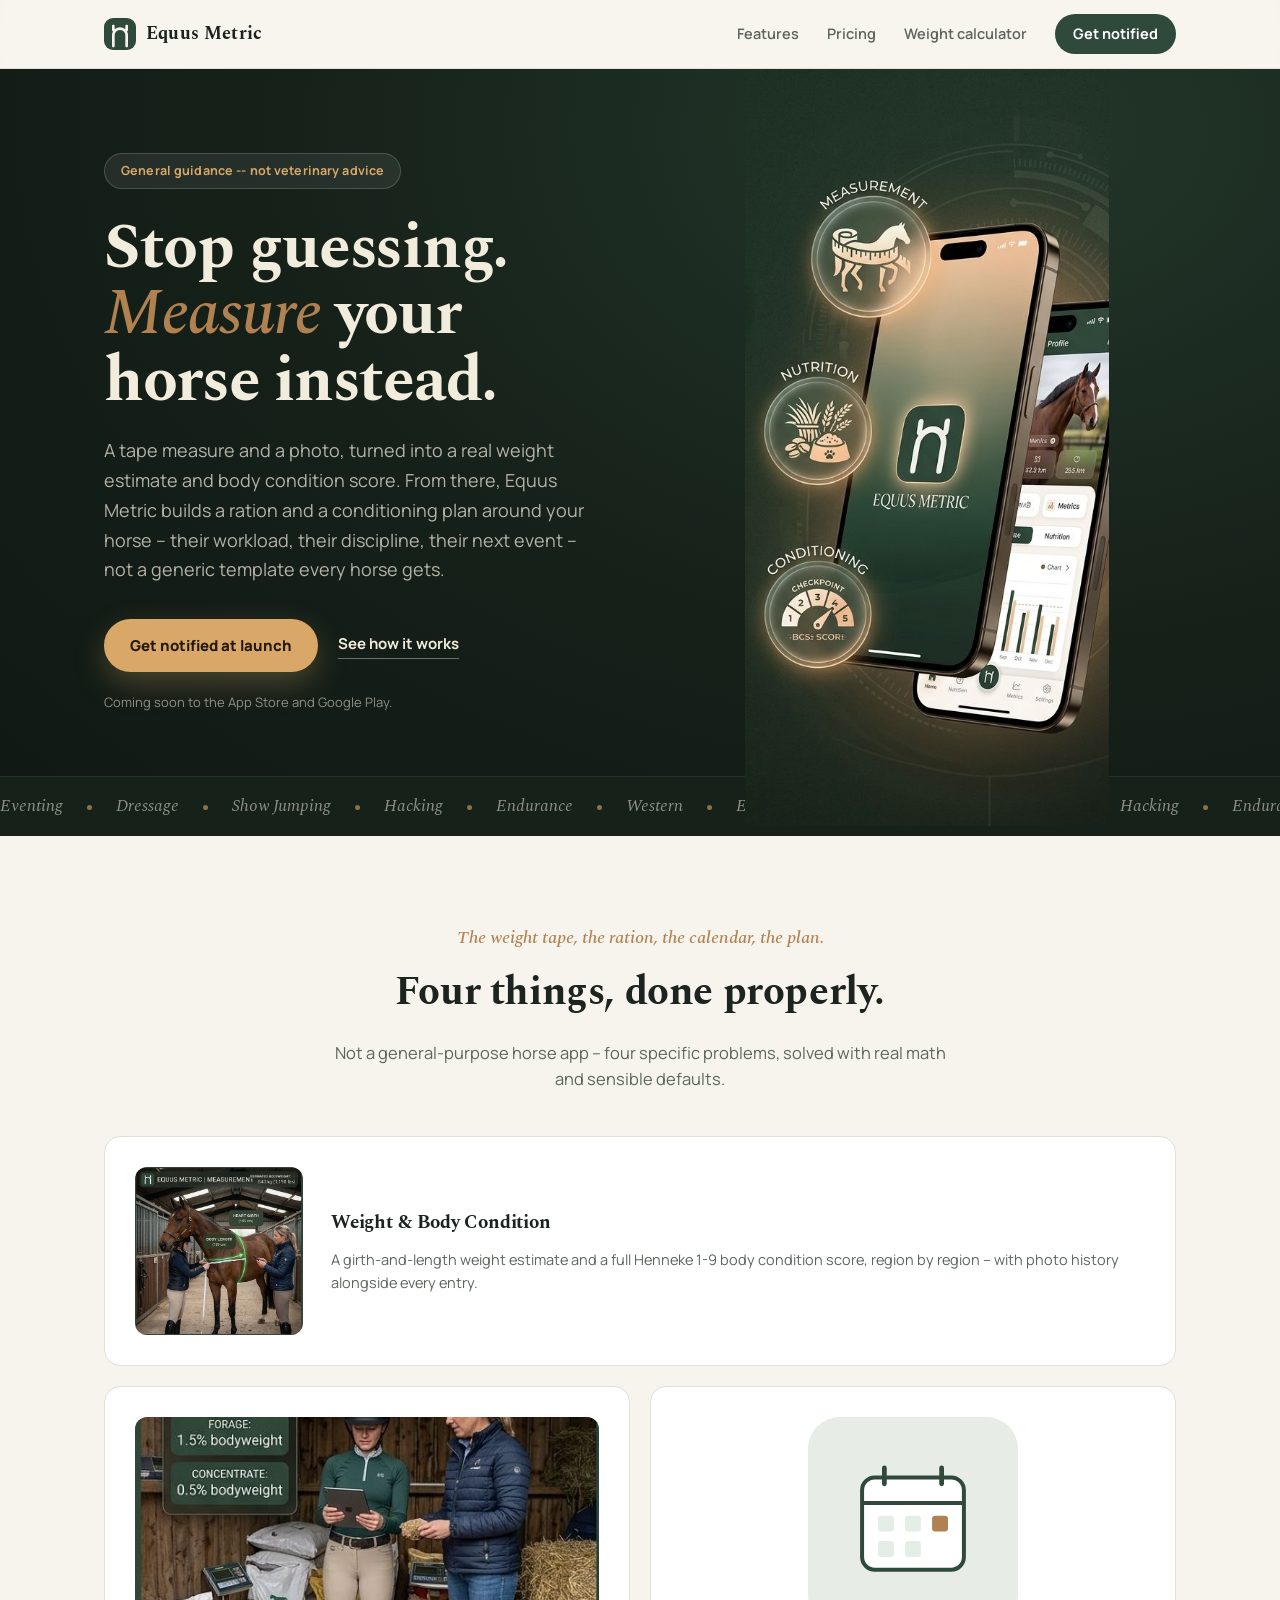
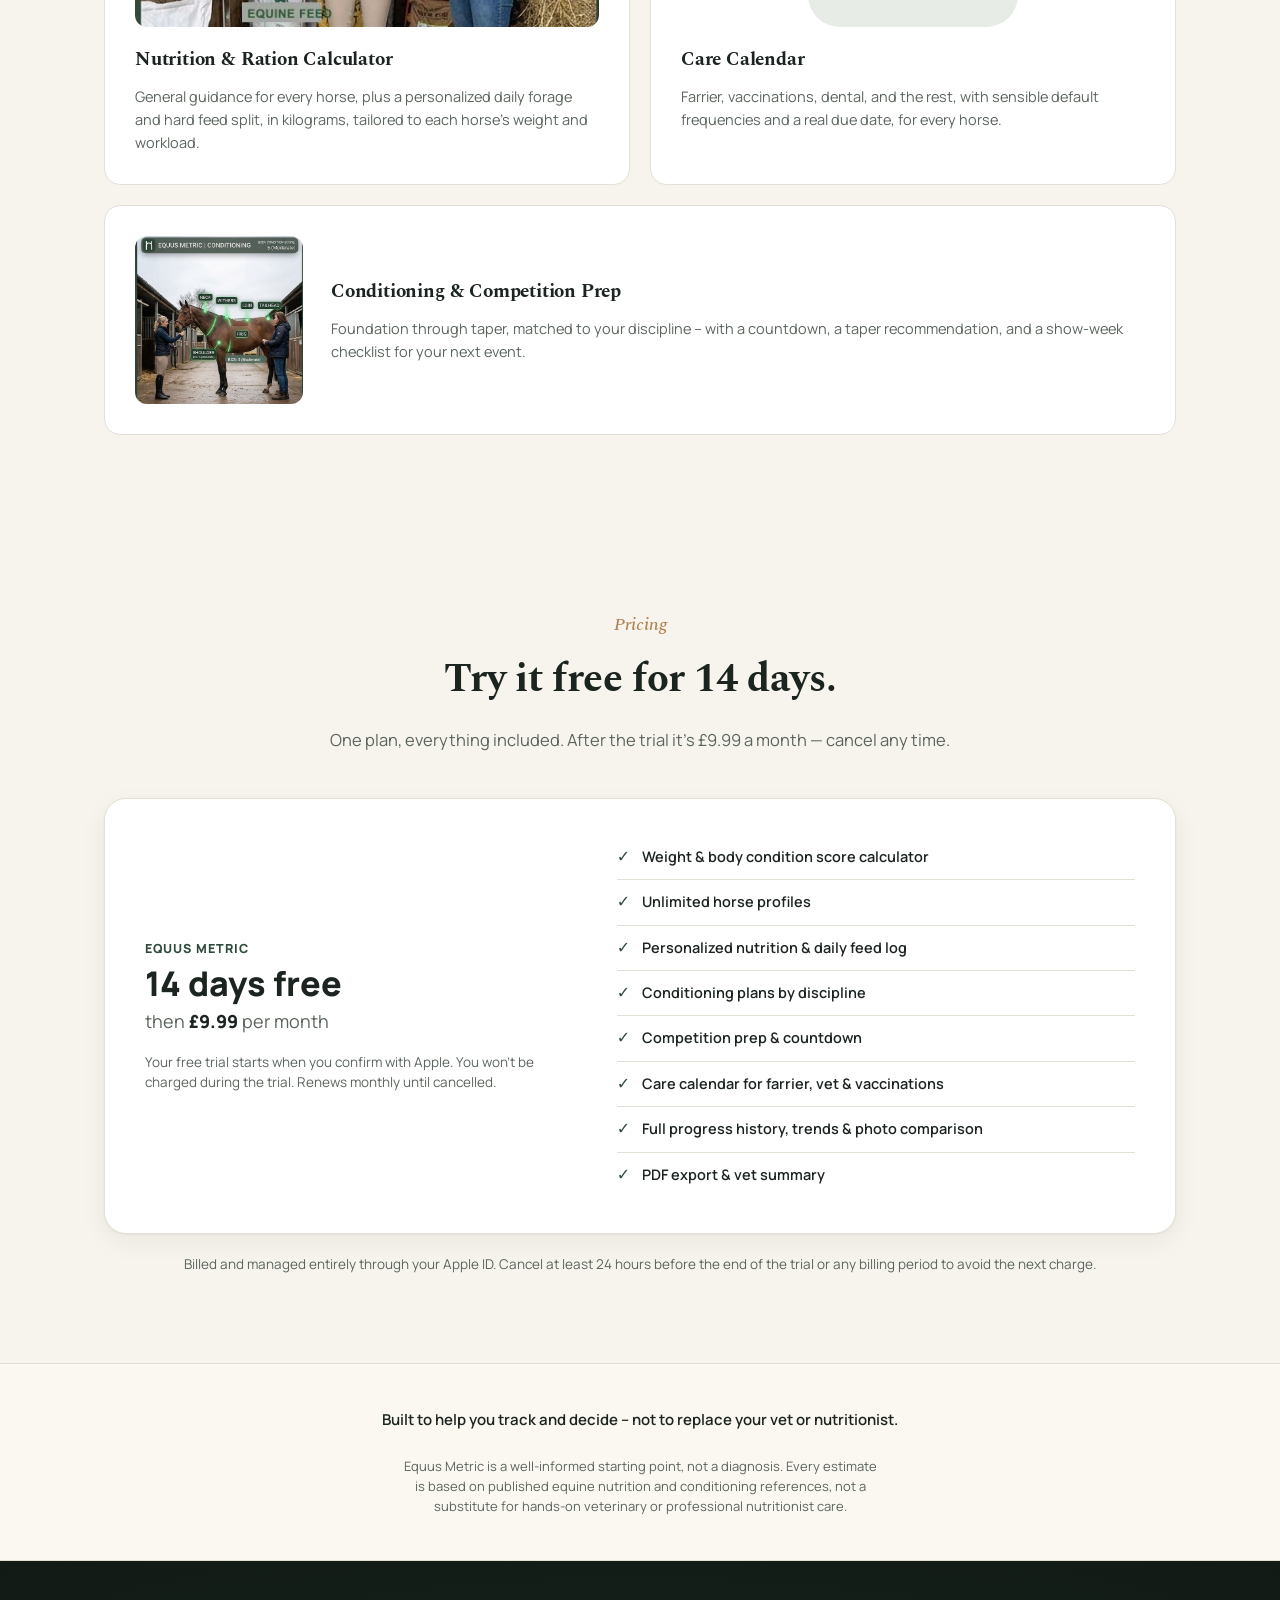
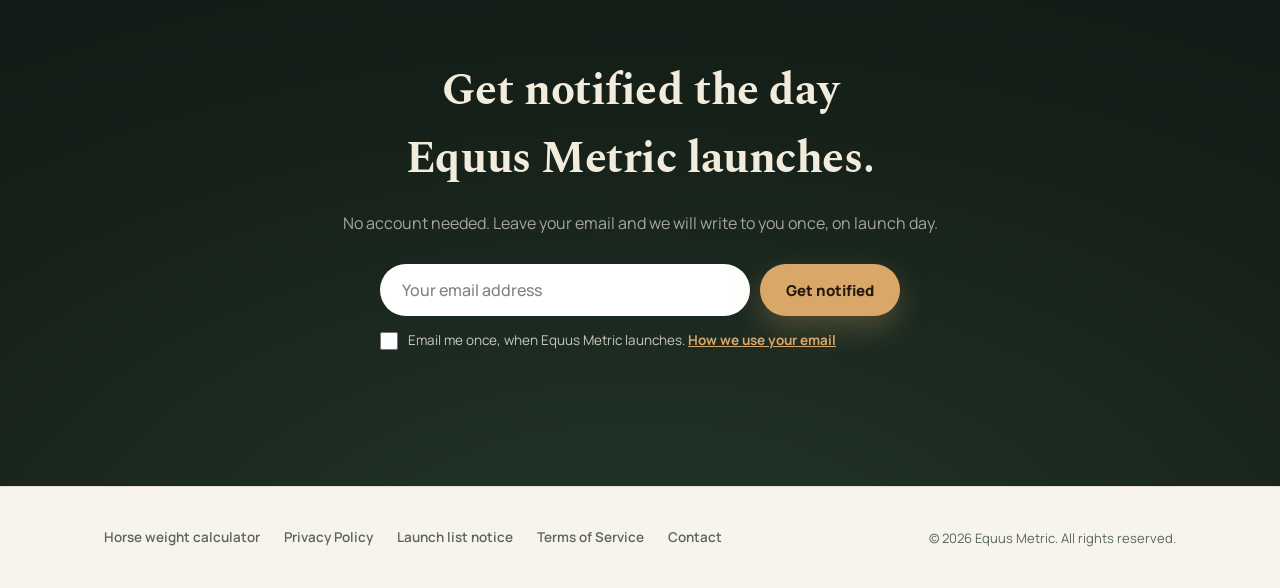
<file: index.html>
<!doctype html>
<html lang="en">
<head>
<meta charset="utf-8">
<meta name="viewport" content="width=device-width, initial-scale=1">
<title>Equus Metric -- Measurement, Nutrition &amp; Conditioning for Horse Owners</title>
<meta name="description" content="Equus Metric turns a tape measure and a photo into real weight and body condition tracking, then into a personalized ration and conditioning plan -- general guidance, not veterinary advice.">
<link rel="icon" href="assets/icon.png">
<link rel="preconnect" href="https://fonts.googleapis.com">
<link rel="preconnect" href="https://fonts.gstatic.com" crossorigin>
<link href="https://fonts.googleapis.com/css2?family=Spectral:ital,wght@0,500;0,600;0,700;1,500&family=Manrope:wght@400;500;600;700;800&display=swap" rel="stylesheet">
<link rel="stylesheet" href="styles.css">
</head>
<body>

<header class="site-header">
  <div class="wrap">
    <a href="/" class="brand-lockup">
      <img src="assets/icon.png" alt="">
      <span>Equus Metric</span>
    </a>
    <nav class="header-nav">
      <a href="#features">Features</a>
      <a href="#pricing">Pricing</a>
      <a href="horse-weight-calculator.html">Weight calculator</a>
      <a href="#get-notified" class="cta">Get notified</a>
    </nav>
  </div>
</header>

<main>
  <section class="hero">
    <div class="wrap">
      <div class="hero-copy">
        <div class="eyebrow-chip">
          General guidance -- not veterinary advice
        </div>
        <h1>Stop guessing. <em>Measure</em> your horse instead.</h1>
        <p class="lede">
          A tape measure and a photo, turned into a real weight estimate and body condition
          score. From there, Equus Metric builds a ration and a conditioning plan around
          your horse -- their workload, their discipline, their next event -- not a generic
          template every horse gets.
        </p>
        <div class="hero-ctas">
          <a class="btn-primary" href="#get-notified">Get notified at launch</a>
          <a class="btn-ghost-link" href="#features">See how it works</a>
        </div>
        <p class="hero-note">Coming soon to the App Store and Google Play.</p>
      </div>

      <div class="hero-art" aria-hidden="true">
        <img src="assets/hero-phones.jpg" alt="">
      </div>
    </div>

    <div class="marquee">
      <div class="marquee-track">
        <span>Eventing</span>
        <span>Dressage</span>
        <span>Show Jumping</span>
        <span>Hacking</span>
        <span>Endurance</span>
        <span>Western</span>
        <span>Eventing</span>
        <span>Dressage</span>
        <span>Show Jumping</span>
        <span>Hacking</span>
        <span>Endurance</span>
        <span>Western</span>
      </div>
    </div>
  </section>

  <section id="features">
    <div class="wrap">
      <div class="section-head" data-reveal>
        <span class="kicker">The weight tape, the ration, the calendar, the plan.</span>
        <h2>Four things, done properly.</h2>
        <p>Not a general-purpose horse app -- four specific problems, solved with real math and sensible defaults.</p>
      </div>
      <div class="feature-grid" data-reveal>

        <div class="feature-card wide">
          <div class="feature-art">
            <img src="assets/feature-measurement.jpg" alt="A rider measuring a horse's heart girth and body length with a tape measure in a stable aisle.">
          </div>
          <div class="feature-copy">
            <h3>Weight &amp; Body Condition</h3>
            <p>A girth-and-length weight estimate and a full Henneke 1-9 body condition score, region by region -- with photo history alongside every entry.</p>
          </div>
        </div>

        <div class="feature-card">
          <div class="feature-art">
            <img src="assets/feature-nutrition.jpg" alt="A rider weighing hay on a hanging scale next to bags of feed in a stable.">
          </div>
          <h3>Nutrition &amp; Ration Calculator</h3>
          <p>General guidance for every horse, plus a personalized daily forage and hard feed split, in kilograms, tailored to each horse's weight and workload.</p>
        </div>

        <div class="feature-card">
          <div class="feature-art">
            <svg viewBox="0 0 132 132" width="100%" height="100%">
              <rect width="132" height="132" rx="20" fill="#E7ECE7"/>
              <rect x="34" y="38" width="64" height="58" rx="8" fill="#FFFFFF" stroke="#2F4A3B" stroke-width="2.5"/>
              <path d="M34,54 L98,54" stroke="#2F4A3B" stroke-width="2.5"/>
              <path d="M48,32 L48,42 M84,32 L84,42" stroke="#2F4A3B" stroke-width="3" stroke-linecap="round"/>
              <rect x="44" y="62" width="10" height="10" rx="2" fill="#E4EEE6"/>
              <rect x="61" y="62" width="10" height="10" rx="2" fill="#E4EEE6"/>
              <rect x="78" y="62" width="10" height="10" rx="2" fill="#B08251"/>
              <rect x="44" y="78" width="10" height="10" rx="2" fill="#E4EEE6"/>
              <rect x="61" y="78" width="10" height="10" rx="2" fill="#E4EEE6"/>
            </svg>
          </div>
          <h3>Care Calendar</h3>
          <p>Farrier, vaccinations, dental, and the rest, with sensible default frequencies and a real due date, for every horse.</p>
        </div>

        <div class="feature-card wide">
          <div class="feature-art">
            <img src="assets/feature-conditioning.jpg" alt="A rider and trainer assessing a horse's body condition score region by region in a stable aisle.">
          </div>
          <div class="feature-copy">
            <h3>Conditioning &amp; Competition Prep</h3>
            <p>Foundation through taper, matched to your discipline -- with a countdown, a taper recommendation, and a show-week checklist for your next event.</p>
          </div>
        </div>

      </div>
    </div>
  </section>

  <section id="pricing">
    <div class="wrap">
      <div class="section-head" data-reveal>
        <span class="kicker">Pricing</span>
        <h2>Try it free for 14 days.</h2>
        <p>One plan, everything included. After the trial it's &pound;9.99 a month &mdash; cancel any time.</p>
      </div>
      <div class="plan-card" data-reveal>
        <div class="plan-price">
          <span class="plan-eyebrow">Equus Metric</span>
          <div class="plan-trial">14 days free</div>
          <div class="plan-then">then <strong>&pound;9.99</strong> per month</div>
          <p class="plan-fine">Your free trial starts when you confirm with Apple. You won't be charged during the trial. Renews monthly until cancelled.</p>
        </div>
        <ul class="plan-features">
          <li><span class="check">&#10003;</span>Weight &amp; body condition score calculator</li>
          <li><span class="check">&#10003;</span>Unlimited horse profiles</li>
          <li><span class="check">&#10003;</span>Personalized nutrition &amp; daily feed log</li>
          <li><span class="check">&#10003;</span>Conditioning plans by discipline</li>
          <li><span class="check">&#10003;</span>Competition prep &amp; countdown</li>
          <li><span class="check">&#10003;</span>Care calendar for farrier, vet &amp; vaccinations</li>
          <li><span class="check">&#10003;</span>Full progress history, trends &amp; photo comparison</li>
          <li><span class="check">&#10003;</span>PDF export &amp; vet summary</li>
        </ul>
      </div>
      <p class="pricing-note">Billed and managed entirely through your Apple ID. Cancel at least 24 hours before the end of the trial or any billing period to avoid the next charge.</p>
    </div>
  </section>

  <div class="trust-strip">
    <div class="wrap" style="flex-direction: column;">
      <p>Built to help you track and decide -- not to replace your vet or nutritionist.</p>
      <p class="disclaimer">
        Equus Metric is a well-informed starting point, not a diagnosis. Every estimate is
        based on published equine nutrition and conditioning references, not a substitute
        for hands-on veterinary or professional nutritionist care.
      </p>
    </div>
  </div>

  <section class="final-cta">
    <div class="wrap">
      <h2>Get notified the day Equus Metric launches.</h2>
      <p>No account needed. Leave your email and we will write to you once, on launch day.</p>
      <form class="signup" id="get-notified" name="launch-list" method="POST" action="/thanks.html" data-netlify="true" netlify-honeypot="bot-field">
        <input type="hidden" name="form-name" value="launch-list">
        <input type="hidden" name="source" value="home">
        <p class="signup-trap" aria-hidden="true"><label>Leave this empty: <input name="bot-field" tabindex="-1" autocomplete="off"></label></p>
        <div class="signup-row">
          <label class="visually-hidden" for="signup-email">Email address</label>
          <input id="signup-email" type="email" name="email" placeholder="Your email address" autocomplete="email" inputmode="email" required>
          <button type="submit" class="btn-primary">Get notified</button>
        </div>
        <label class="signup-consent">
          <input type="checkbox" name="consent" value="yes" required>
          <span>Email me once, when Equus Metric launches. <a href="launch-list-notice.html">How we use your email</a></span>
        </label>
        <p class="signup-status" role="status" aria-live="polite"></p>
      </form>
    </div>
  </section>
</main>

<footer>
  <div class="wrap">
    <div class="footer-links">
      <a href="horse-weight-calculator.html">Horse weight calculator</a>
      <a href="privacy.html">Privacy Policy</a>
      <a href="launch-list-notice.html">Launch list notice</a>
      <a href="terms.html">Terms of Service</a>
      <a href="mailto:support@equusmetric.com">Contact</a>
    </div>
    <p class="footer-copy">&copy; 2026 Equus Metric. All rights reserved.</p>
  </div>
</footer>

<script src="signup.js"></script>
<script>
  // Scroll-reveal: resting state (no JS, or reduced-motion) already shows
  // everything via the CSS media-query fallback -- this only adds the
  // in-view transition on top for capable browsers.
  var revealEls = document.querySelectorAll('[data-reveal]');
  if ('IntersectionObserver' in window && revealEls.length) {
    var io = new IntersectionObserver(function (entries) {
      entries.forEach(function (entry) {
        if (entry.isIntersecting) {
          entry.target.classList.add('is-visible');
          io.unobserve(entry.target);
        }
      });
    }, { threshold: 0.15 });
    revealEls.forEach(function (el) { io.observe(el); });
  } else {
    revealEls.forEach(function (el) { el.classList.add('is-visible'); });
  }
</script>

</body>
</html>
</file>
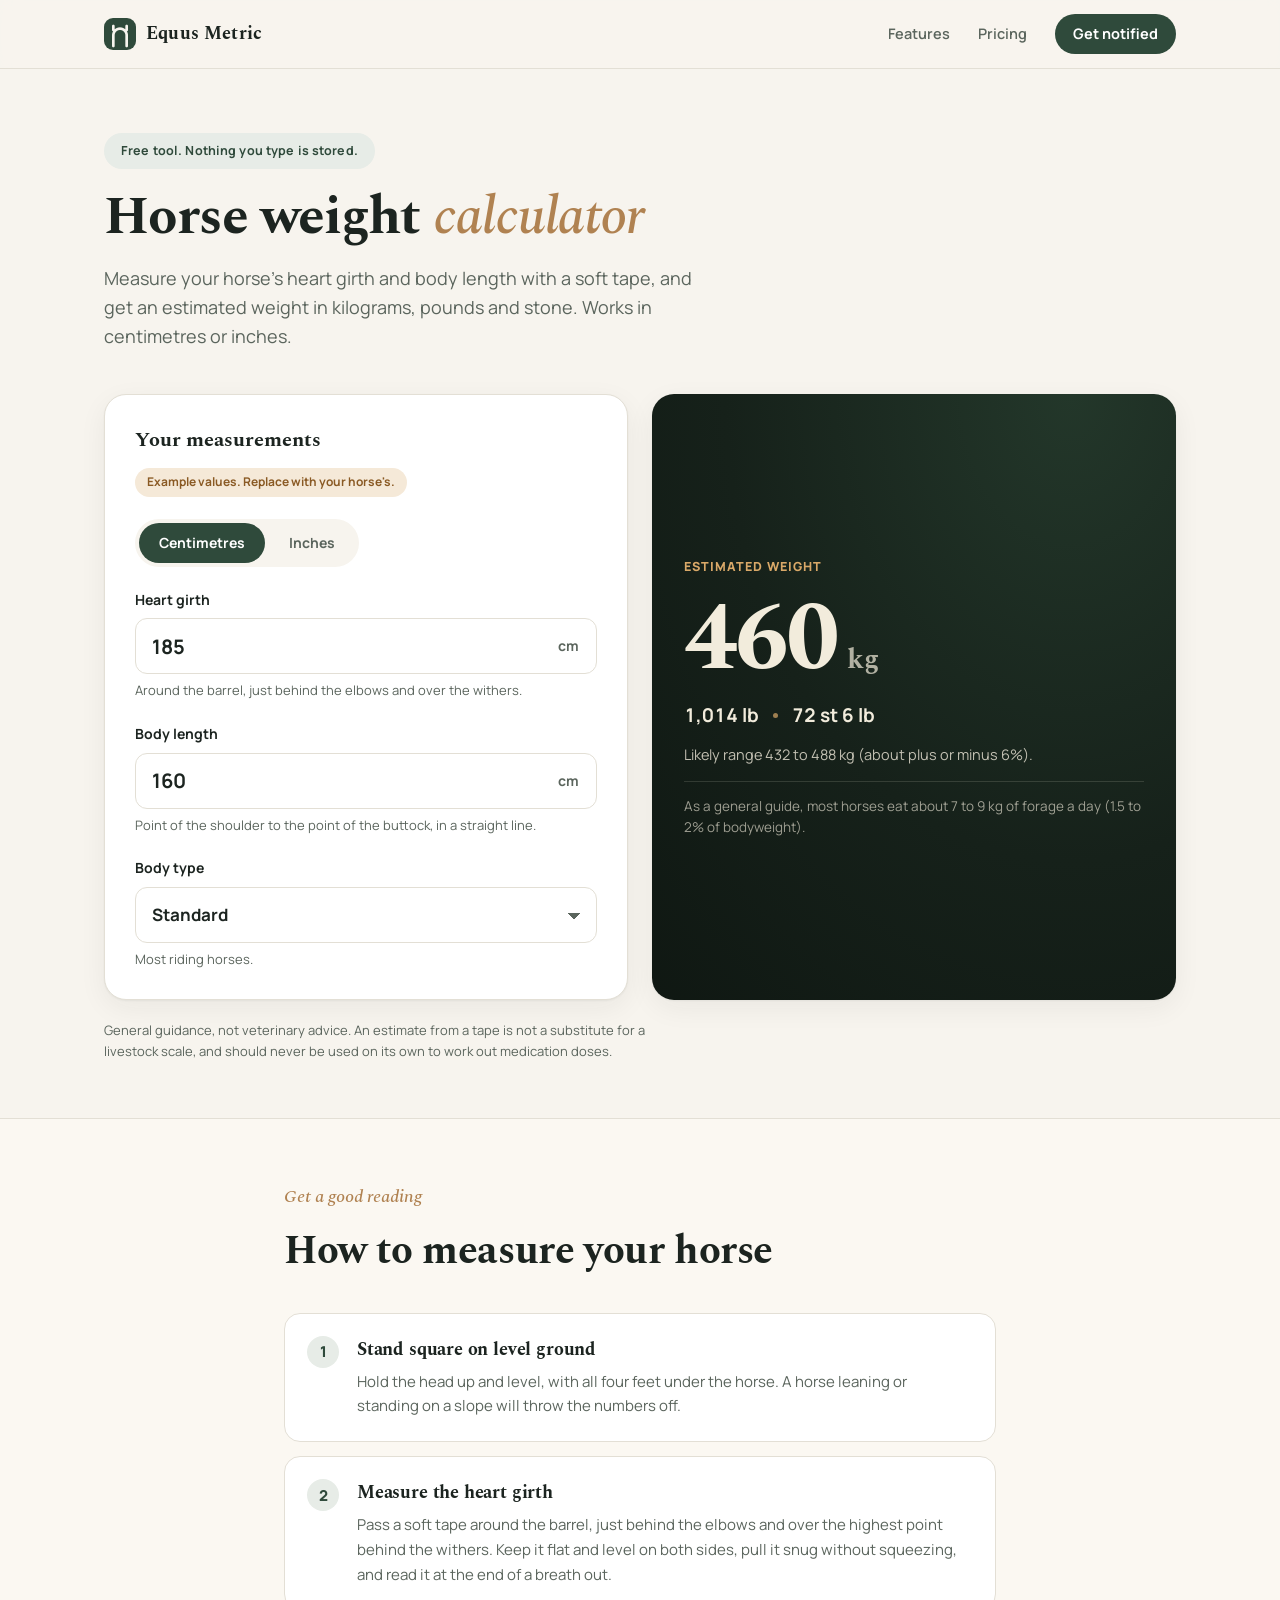
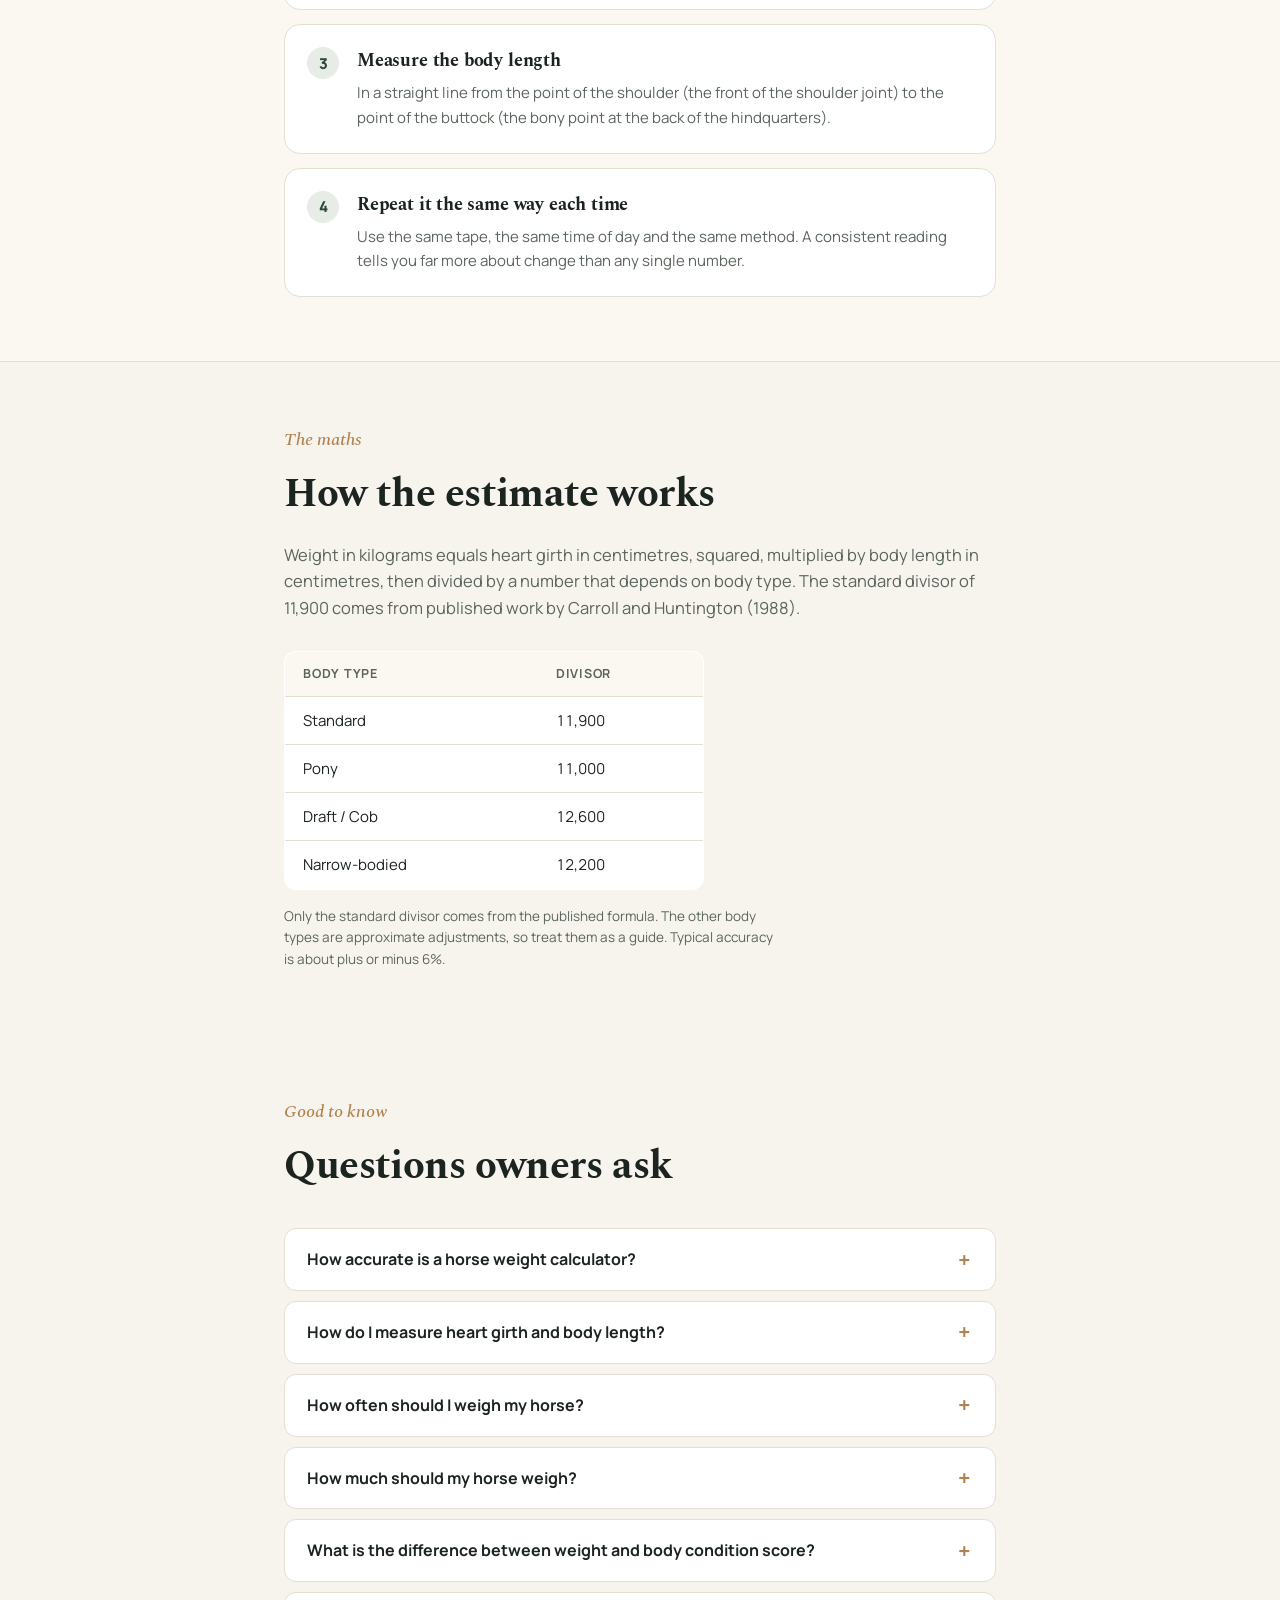
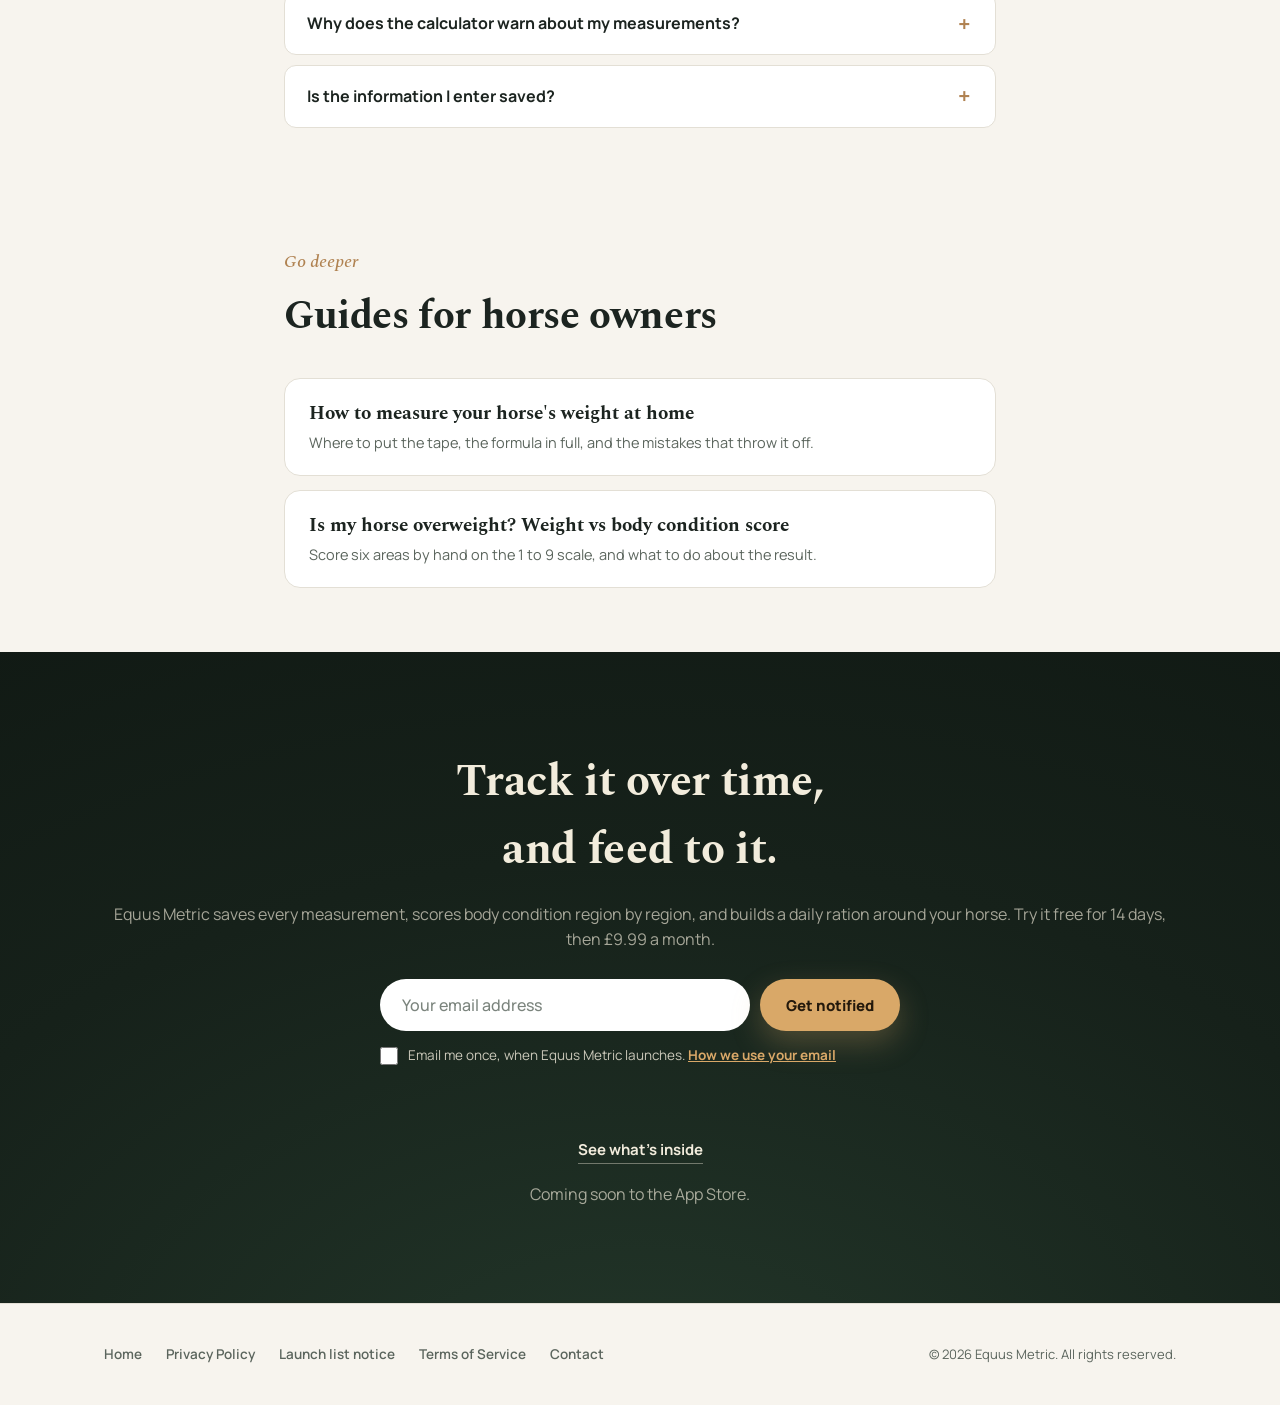
<file: horse-weight-calculator.html>
<!doctype html>
<html lang="en">
<head>
<meta charset="utf-8">
<meta name="viewport" content="width=device-width, initial-scale=1">
<title>Horse Weight Calculator: kg, lb and stone | Equus Metric</title>
<meta name="description" content="Free horse weight calculator. Enter heart girth and body length in cm or inches to estimate your horse's weight in kg, lb and stone. Nothing is stored.">
<link rel="canonical" href="https://equusmetric.com/horse-weight-calculator.html">
<link rel="icon" href="assets/icon.png">
<meta property="og:type" content="website">
<meta property="og:title" content="Horse Weight Calculator: kg, lb and stone">
<meta property="og:description" content="Estimate your horse's weight from a tape measure. Heart girth and body length in, kg, lb and stone out. Free, and nothing is stored.">
<meta property="og:url" content="https://equusmetric.com/horse-weight-calculator.html">
<meta property="og:image" content="https://equusmetric.com/assets/hero-phones.jpg">
<meta name="twitter:card" content="summary_large_image">
<link rel="preconnect" href="https://fonts.googleapis.com">
<link rel="preconnect" href="https://fonts.gstatic.com" crossorigin>
<link href="https://fonts.googleapis.com/css2?family=Spectral:ital,wght@0,500;0,600;0,700;1,500&family=Manrope:wght@400;500;600;700;800&display=swap" rel="stylesheet">
<link rel="stylesheet" href="styles.css">

<script type="application/ld+json">
{
  "@context": "https://schema.org",
  "@type": "WebApplication",
  "name": "Horse Weight Calculator",
  "url": "https://equusmetric.com/horse-weight-calculator.html",
  "applicationCategory": "UtilitiesApplication",
  "operatingSystem": "Any",
  "description": "Estimates a horse's weight in kilograms, pounds and stone from heart girth and body length.",
  "isAccessibleForFree": true,
  "offers": { "@type": "Offer", "price": "0", "priceCurrency": "GBP" },
  "publisher": { "@type": "Organization", "name": "Equus Metric", "url": "https://equusmetric.com" }
}
</script>
<script type="application/ld+json">
{
  "@context": "https://schema.org",
  "@type": "FAQPage",
  "mainEntity": [
    {
      "@type": "Question",
      "name": "How accurate is a horse weight calculator?",
      "acceptedAnswer": { "@type": "Answer", "text": "Estimates from heart girth and body length are typically within about 6% of the true weight for most horses. That makes them good for spotting change over time. A livestock scale or weighbridge is more accurate when you need a precise figure, and you should never use an estimate alone to work out medication doses. Ask your vet." }
    },
    {
      "@type": "Question",
      "name": "How do I measure heart girth and body length?",
      "acceptedAnswer": { "@type": "Answer", "text": "Stand your horse square on level ground with the head up. For heart girth, pass a soft tape around the barrel just behind the elbows and over the highest point behind the withers, snug but not tight, and read it at the end of a breath out. For body length, measure in a straight line from the point of the shoulder to the point of the buttock." }
    },
    {
      "@type": "Question",
      "name": "How often should I weigh my horse?",
      "acceptedAnswer": { "@type": "Answer", "text": "Many owners check every two to four weeks, and more often while managing weight. Measure at the same time of day, with the same tape and the same method, so the changes you see are real." }
    },
    {
      "@type": "Question",
      "name": "How much should my horse weigh?",
      "acceptedAnswer": { "@type": "Answer", "text": "There is no single right weight. It depends on height, build and breed, so judge weight together with body condition score and your vet's advice rather than aiming for a number." }
    },
    {
      "@type": "Question",
      "name": "What is the difference between weight and body condition score?",
      "acceptedAnswer": { "@type": "Answer", "text": "Weight tells you how heavy your horse is. Body condition score tells you how much fat they are carrying, using a 1 to 9 scale assessed across six areas of the body. Two horses can weigh the same and be in very different condition, so it helps to track both." }
    },
    {
      "@type": "Question",
      "name": "Why does the calculator warn about my measurements?",
      "acceptedAnswer": { "@type": "Answer", "text": "The formula is built on heart girths between about 100 and 200 cm (39 to 79 inches). Outside that range the estimate is still shown, but it is rougher, so use a livestock scale if you can." }
    },
    {
      "@type": "Question",
      "name": "Is the information I enter saved?",
      "acceptedAnswer": { "@type": "Answer", "text": "No. Everything is calculated in your browser. Nothing you type is sent anywhere or stored." }
    }
  ]
}
</script>
</head>
<body class="calc-page">

<header class="site-header">
  <div class="wrap">
    <a href="/" class="brand-lockup">
      <img src="assets/icon.png" alt="">
      <span>Equus Metric</span>
    </a>
    <nav class="header-nav">
      <a href="/#features">Features</a>
      <a href="/#pricing">Pricing</a>
      <a href="#get-notified" class="cta">Get notified</a>
    </nav>
  </div>
</header>

<main>
  <section class="calc-hero">
    <div class="wrap">
      <div class="eyebrow-chip eyebrow-light">Free tool. Nothing you type is stored.</div>
      <h1>Horse weight <em>calculator</em></h1>
      <p class="lede">
        Measure your horse's heart girth and body length with a soft tape, and get an
        estimated weight in kilograms, pounds and stone. Works in centimetres or inches.
      </p>
    </div>
  </section>

  <section class="calc-tool" aria-labelledby="calc-heading">
    <div class="wrap">
      <h2 id="calc-heading" class="visually-hidden">Calculate your horse's weight</h2>

      <div class="calc-grid">
        <form id="calc-form" class="calc-card" autocomplete="off" novalidate>
          <div class="calc-row-head">
            <span class="calc-card-title">Your measurements</span>
            <span id="calc-example" class="calc-chip">Example values. Replace with your horse's.</span>
          </div>

          <fieldset class="calc-units">
            <legend class="visually-hidden">Units</legend>
            <label class="calc-unit"><input type="radio" name="unit" value="cm" checked><span>Centimetres</span></label>
            <label class="calc-unit"><input type="radio" name="unit" value="in"><span>Inches</span></label>
          </fieldset>

          <div class="calc-field">
            <label for="calc-girth">Heart girth</label>
            <div class="calc-input">
              <input id="calc-girth" type="number" inputmode="decimal" step="0.1" min="0" value="185">
              <span data-unit-label>cm</span>
            </div>
            <p class="calc-help">Around the barrel, just behind the elbows and over the withers.</p>
          </div>

          <div class="calc-field">
            <label for="calc-length">Body length</label>
            <div class="calc-input">
              <input id="calc-length" type="number" inputmode="decimal" step="0.1" min="0" value="160">
              <span data-unit-label>cm</span>
            </div>
            <p class="calc-help">Point of the shoulder to the point of the buttock, in a straight line.</p>
          </div>

          <div class="calc-field">
            <label for="calc-type">Body type</label>
            <select id="calc-type">
              <option value="standard" selected>Standard</option>
              <option value="pony">Pony</option>
              <option value="draft">Draft / Cob</option>
              <option value="narrow">Narrow-bodied</option>
            </select>
            <p class="calc-help" id="calc-type-hint">Most riding horses.</p>
          </div>
        </form>

        <div id="calc-result" class="calc-result" role="region" aria-live="polite" aria-label="Estimated weight">
          <span class="calc-result-label">Estimated weight</span>
          <div class="calc-kg"><span id="calc-kg">460</span><span class="calc-kg-unit">kg</span></div>
          <div class="calc-alt">
            <span id="calc-lb">1,014 lb</span>
            <span class="calc-dot" aria-hidden="true"></span>
            <span id="calc-stone">72 st 6 lb</span>
          </div>
          <p id="calc-range" class="calc-range">Likely range 432 to 488 kg (about plus or minus 6%).</p>
          <p id="calc-error" class="calc-error" hidden></p>
          <p id="calc-note" class="calc-note" hidden>
            This measurement is outside the typical range the formula was built on. Treat the
            estimate as rough, and use a livestock scale if one is available.
          </p>
          <p id="calc-forage" class="calc-forage">As a general guide, most horses eat about 7 to 9 kg of forage a day (1.5 to 2% of bodyweight).</p>
        </div>
      </div>

      <noscript>
        <p class="calc-noscript">
          This calculator needs JavaScript. The formula is: weight in kg equals heart girth
          in cm, squared, multiplied by body length in cm, divided by 11,900.
        </p>
      </noscript>

      <p class="calc-disclaimer">
        General guidance, not veterinary advice. An estimate from a tape is not a substitute
        for a livestock scale, and should never be used on its own to work out medication doses.
      </p>
    </div>
  </section>

  <section class="calc-measure">
    <div class="wrap calc-narrow">
      <div class="section-head" data-reveal>
        <span class="kicker">Get a good reading</span>
        <h2>How to measure your horse</h2>
      </div>
      <ol class="calc-steps">
        <li>
          <h3>Stand square on level ground</h3>
          <p>Hold the head up and level, with all four feet under the horse. A horse leaning
          or standing on a slope will throw the numbers off.</p>
        </li>
        <li>
          <h3>Measure the heart girth</h3>
          <p>Pass a soft tape around the barrel, just behind the elbows and over the highest
          point behind the withers. Keep it flat and level on both sides, pull it snug without
          squeezing, and read it at the end of a breath out.</p>
        </li>
        <li>
          <h3>Measure the body length</h3>
          <p>In a straight line from the point of the shoulder (the front of the shoulder joint)
          to the point of the buttock (the bony point at the back of the hindquarters).</p>
        </li>
        <li>
          <h3>Repeat it the same way each time</h3>
          <p>Use the same tape, the same time of day and the same method. A consistent reading
          tells you far more about change than any single number.</p>
        </li>
      </ol>
    </div>
  </section>

  <section class="calc-formula">
    <div class="wrap calc-narrow">
      <div class="section-head" data-reveal>
        <span class="kicker">The maths</span>
        <h2>How the estimate works</h2>
        <p>
          Weight in kilograms equals heart girth in centimetres, squared, multiplied by body
          length in centimetres, then divided by a number that depends on body type. The
          standard divisor of 11,900 comes from published work by Carroll and Huntington (1988).
        </p>
      </div>
      <div class="calc-table-wrap">
        <table class="calc-table">
          <thead><tr><th scope="col">Body type</th><th scope="col">Divisor</th></tr></thead>
          <tbody>
            <tr><td>Standard</td><td>11,900</td></tr>
            <tr><td>Pony</td><td>11,000</td></tr>
            <tr><td>Draft / Cob</td><td>12,600</td></tr>
            <tr><td>Narrow-bodied</td><td>12,200</td></tr>
          </tbody>
        </table>
      </div>
      <p class="calc-fine">
        Only the standard divisor comes from the published formula. The other body types are
        approximate adjustments, so treat them as a guide. Typical accuracy is about plus or
        minus 6%.
      </p>
    </div>
  </section>

  <section class="calc-faq">
    <div class="wrap calc-narrow">
      <div class="section-head" data-reveal>
        <span class="kicker">Good to know</span>
        <h2>Questions owners ask</h2>
      </div>
      <div class="calc-faq-list">
        <details>
          <summary>How accurate is a horse weight calculator?</summary>
          <p>Estimates from heart girth and body length are typically within about 6% of the true
          weight for most horses. That makes them good for spotting change over time. A livestock
          scale or weighbridge is more accurate when you need a precise figure, and you should
          never use an estimate alone to work out medication doses. Ask your vet.</p>
        </details>
        <details>
          <summary>How do I measure heart girth and body length?</summary>
          <p>Stand your horse square on level ground with the head up. For heart girth, pass a soft
          tape around the barrel just behind the elbows and over the highest point behind the
          withers, snug but not tight, and read it at the end of a breath out. For body length,
          measure in a straight line from the point of the shoulder to the point of the buttock.</p>
        </details>
        <details>
          <summary>How often should I weigh my horse?</summary>
          <p>Many owners check every two to four weeks, and more often while managing weight.
          Measure at the same time of day, with the same tape and the same method, so the changes
          you see are real.</p>
        </details>
        <details>
          <summary>How much should my horse weigh?</summary>
          <p>There is no single right weight. It depends on height, build and breed, so judge weight
          together with body condition score and your vet's advice rather than aiming for a number.</p>
        </details>
        <details>
          <summary>What is the difference between weight and body condition score?</summary>
          <p>Weight tells you how heavy your horse is. Body condition score tells you how much fat
          they are carrying, using a 1 to 9 scale assessed across six areas of the body. Two horses
          can weigh the same and be in very different condition, so it helps to track both.</p>
        </details>
        <details>
          <summary>Why does the calculator warn about my measurements?</summary>
          <p>The formula is built on heart girths between about 100 and 200 cm (39 to 79 inches).
          Outside that range the estimate is still shown, but it is rougher, so use a livestock
          scale if you can.</p>
        </details>
        <details>
          <summary>Is the information I enter saved?</summary>
          <p>No. Everything is calculated in your browser. Nothing you type is sent anywhere or stored.</p>
        </details>
      </div>
    </div>
  </section>

  <section class="calc-related">
    <div class="wrap calc-narrow">
      <div class="section-head" data-reveal>
        <span class="kicker">Go deeper</span>
        <h2>Guides for horse owners</h2>
      </div>
      <ul>
        <li>
          <a href="how-to-measure-horse-weight-at-home.html">
            <strong>How to measure your horse's weight at home</strong>
            <span>Where to put the tape, the formula in full, and the mistakes that throw it off.</span>
          </a>
        </li>
        <li>
          <a href="is-my-horse-overweight.html">
            <strong>Is my horse overweight? Weight vs body condition score</strong>
            <span>Score six areas by hand on the 1 to 9 scale, and what to do about the result.</span>
          </a>
        </li>
      </ul>
    </div>
  </section>

  <section class="final-cta">
    <div class="wrap">
      <h2>Track it over time, and feed to it.</h2>
      <p>
        Equus Metric saves every measurement, scores body condition region by region, and builds
        a daily ration around your horse. Try it free for 14 days, then &pound;9.99 a month.
      </p>
      <form class="signup" id="get-notified" name="launch-list" method="POST" action="/thanks.html" data-netlify="true" netlify-honeypot="bot-field">
        <input type="hidden" name="form-name" value="launch-list">
        <input type="hidden" name="source" value="calculator">
        <p class="signup-trap" aria-hidden="true"><label>Leave this empty: <input name="bot-field" tabindex="-1" autocomplete="off"></label></p>
        <div class="signup-row">
          <label class="visually-hidden" for="signup-email">Email address</label>
          <input id="signup-email" type="email" name="email" placeholder="Your email address" autocomplete="email" inputmode="email" required>
          <button type="submit" class="btn-primary">Get notified</button>
        </div>
        <label class="signup-consent">
          <input type="checkbox" name="consent" value="yes" required>
          <span>Email me once, when Equus Metric launches. <a href="launch-list-notice.html">How we use your email</a></span>
        </label>
        <p class="signup-status" role="status" aria-live="polite"></p>
      </form>
        <div class="hero-ctas">
          <a class="btn-ghost-link" href="/#features">See what's inside</a>
        </div>
      <p class="hero-note">Coming soon to the App Store.</p>
    </div>
  </section>
</main>

<footer>
  <div class="wrap">
    <div class="footer-links">
      <a href="/">Home</a>
      <a href="privacy.html">Privacy Policy</a>
      <a href="launch-list-notice.html">Launch list notice</a>
      <a href="terms.html">Terms of Service</a>
      <a href="mailto:support@equusmetric.com">Contact</a>
    </div>
    <p class="footer-copy">&copy; 2026 Equus Metric. All rights reserved.</p>
  </div>
</footer>

<script src="calculator.js"></script>
<script src="signup.js"></script>
<script>
  // Scroll-reveal, as on the home page: content is visible without JS and
  // under reduced motion; this only adds the in-view transition.
  var revealEls = document.querySelectorAll('[data-reveal]');
  if ('IntersectionObserver' in window && revealEls.length) {
    var io = new IntersectionObserver(function (entries) {
      entries.forEach(function (entry) {
        if (entry.isIntersecting) {
          entry.target.classList.add('is-visible');
          io.unobserve(entry.target);
        }
      });
    }, { threshold: 0.15 });
    revealEls.forEach(function (el) { io.observe(el); });
  } else {
    revealEls.forEach(function (el) { el.classList.add('is-visible'); });
  }
</script>

</body>
</html>
</file>
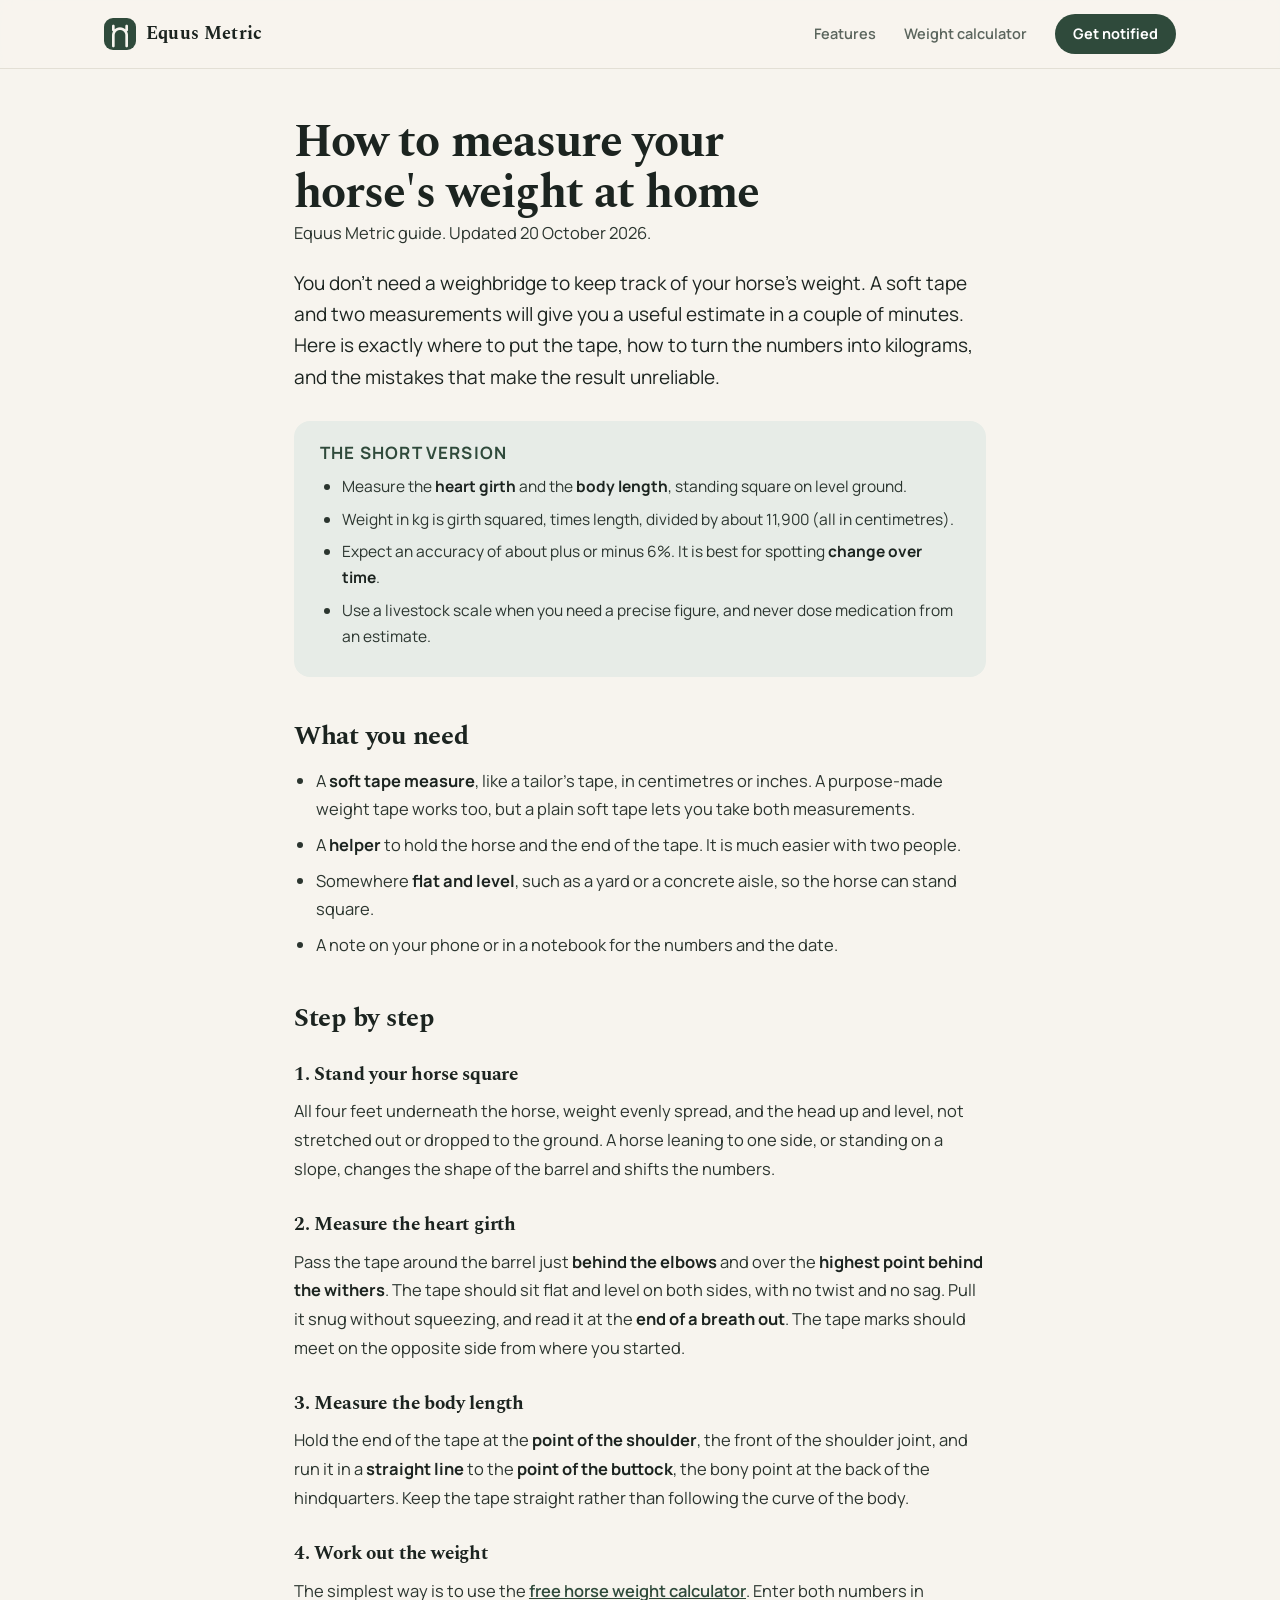
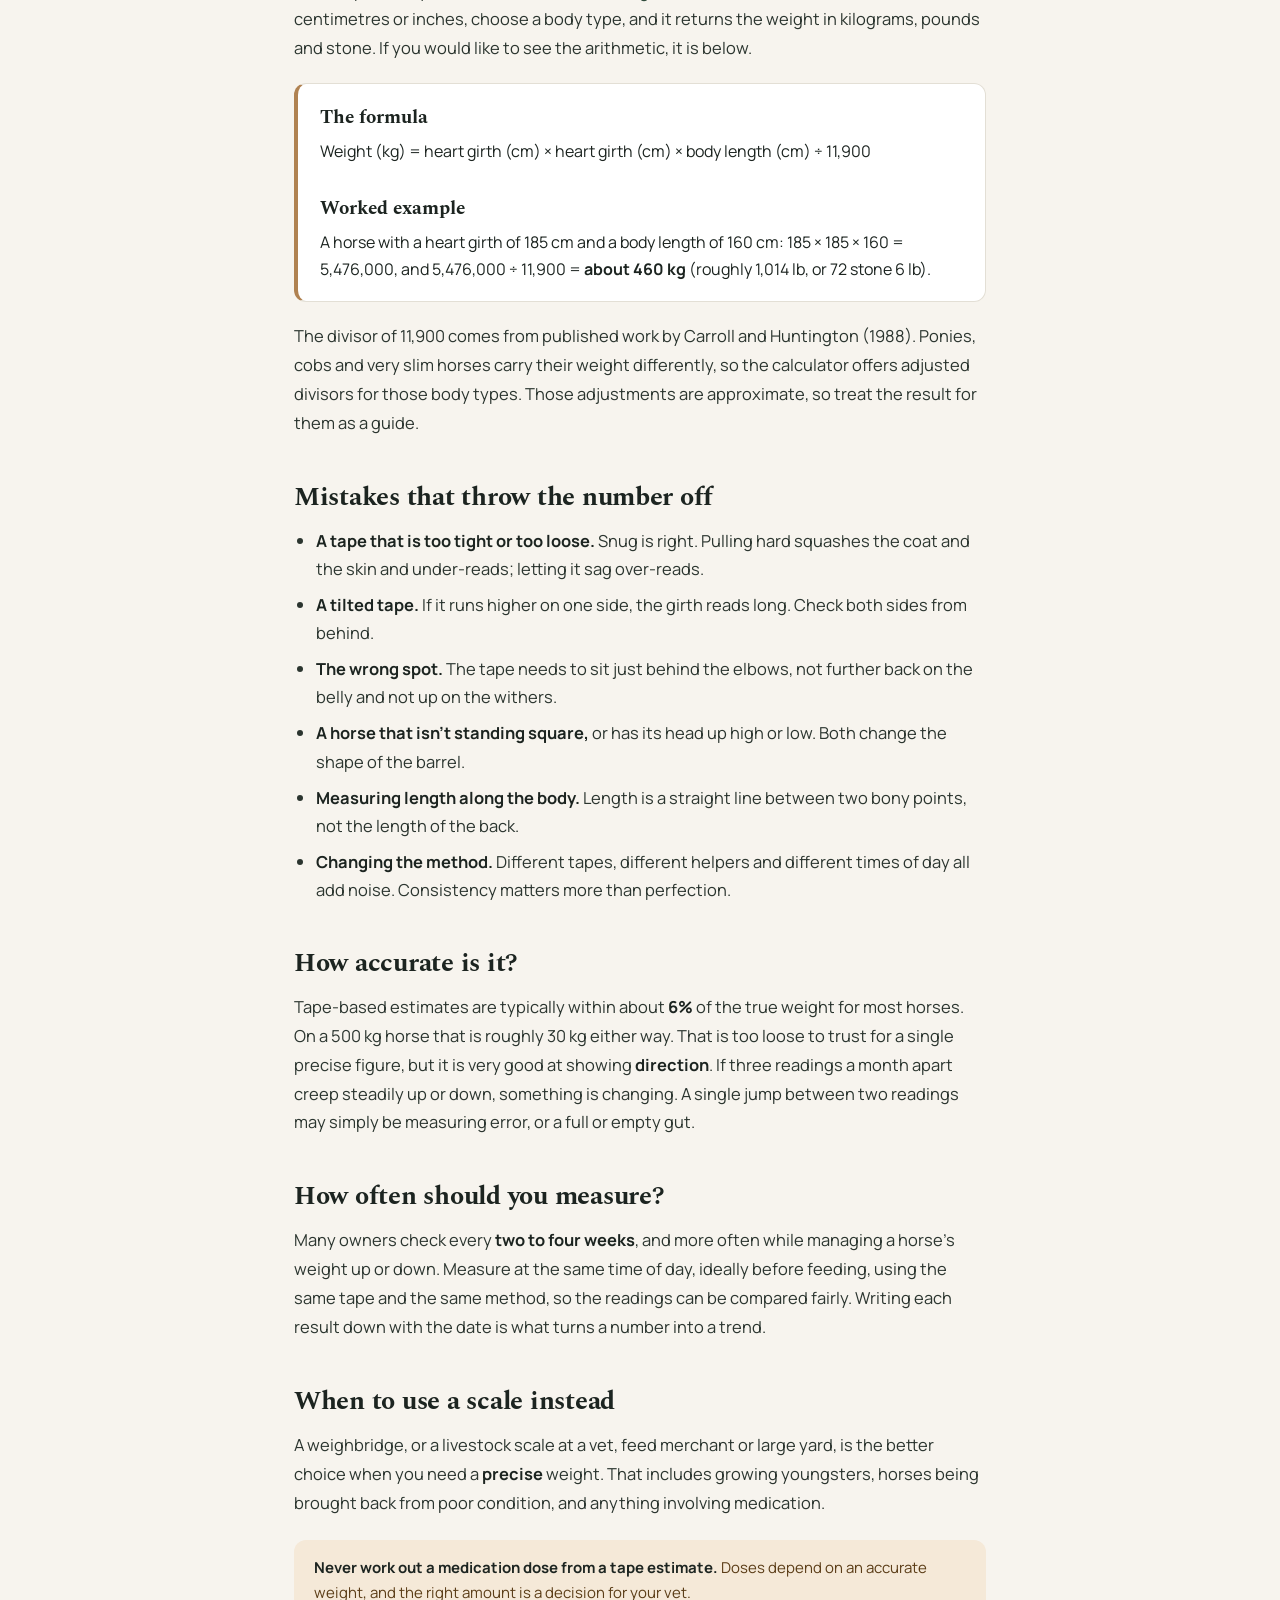
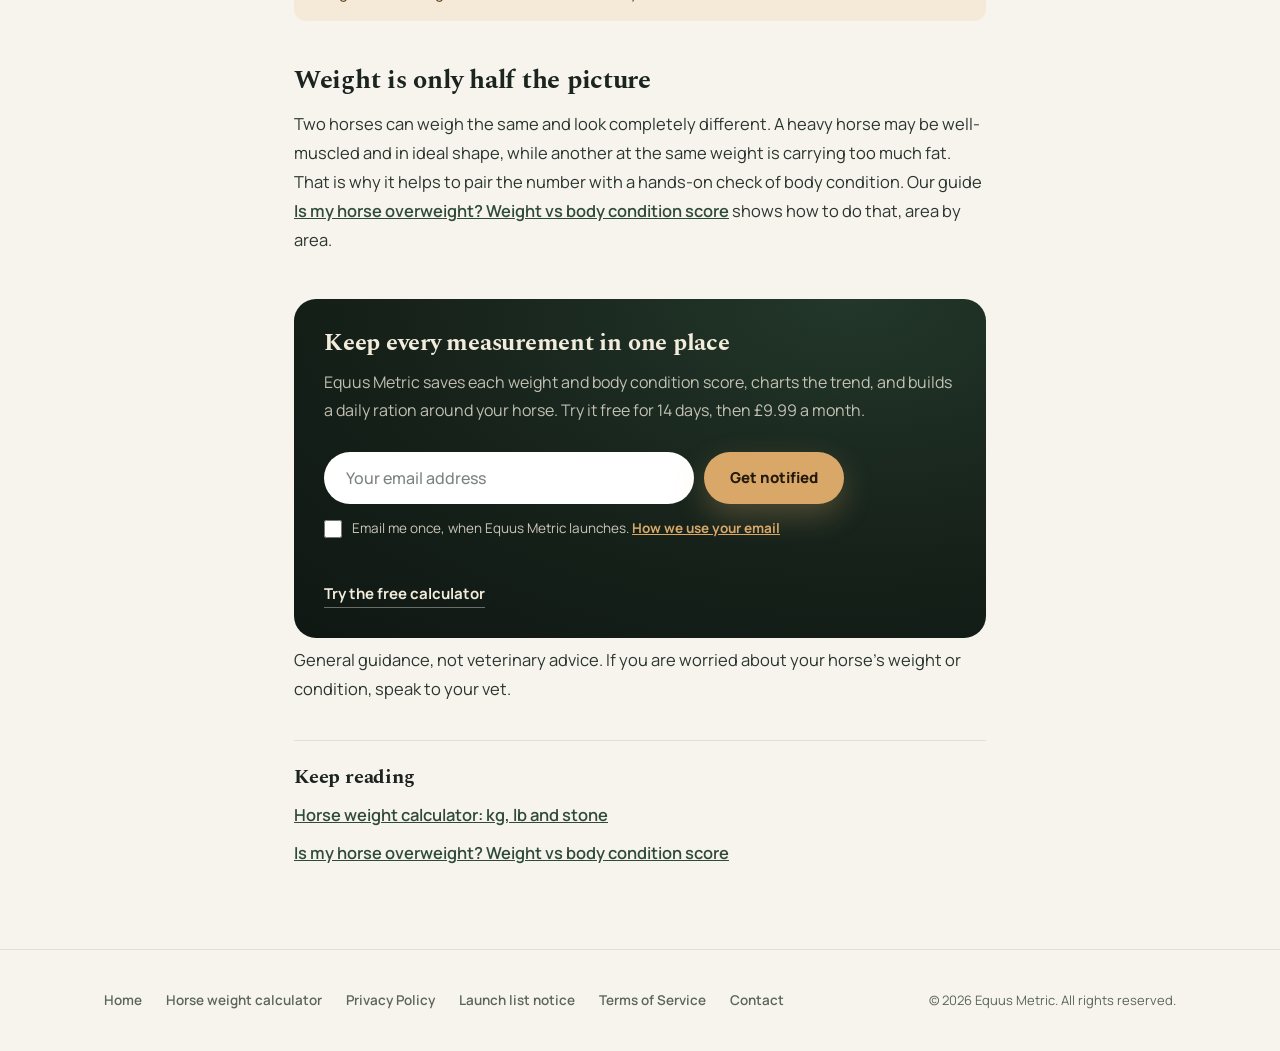
<file: how-to-measure-horse-weight-at-home.html>
<!doctype html>
<html lang="en">
<head>
<meta charset="utf-8">
<meta name="viewport" content="width=device-width, initial-scale=1">
<title>How to Measure Your Horse's Weight at Home | Equus Metric</title>
<meta name="description" content="A step-by-step guide to estimating your horse's weight at home with a soft tape: where to measure, the formula, common mistakes, and when to use a scale instead.">
<link rel="canonical" href="https://equusmetric.com/how-to-measure-horse-weight-at-home.html">
<link rel="icon" href="assets/icon.png">
<meta property="og:type" content="article">
<meta property="og:title" content="How to Measure Your Horse's Weight at Home">
<meta property="og:description" content="Estimate your horse's weight with a soft tape and two measurements. Where to measure, the formula, and the mistakes that throw it off.">
<meta property="og:url" content="https://equusmetric.com/how-to-measure-horse-weight-at-home.html">
<meta property="og:image" content="https://equusmetric.com/assets/hero-phones.jpg">
<meta name="twitter:card" content="summary_large_image">
<link rel="preconnect" href="https://fonts.googleapis.com">
<link rel="preconnect" href="https://fonts.gstatic.com" crossorigin>
<link href="https://fonts.googleapis.com/css2?family=Spectral:ital,wght@0,500;0,600;0,700;1,500&family=Manrope:wght@400;500;600;700;800&display=swap" rel="stylesheet">
<link rel="stylesheet" href="styles.css">
<script type="application/ld+json">
{
  "@context": "https://schema.org",
  "@type": "Article",
  "headline": "How to Measure Your Horse's Weight at Home",
  "description": "A step-by-step guide to estimating your horse's weight at home with a soft tape: where to measure, the formula, common mistakes, and when to use a scale instead.",
  "datePublished": "2026-10-20",
  "dateModified": "2026-10-20",
  "mainEntityOfPage": "https://equusmetric.com/how-to-measure-horse-weight-at-home.html",
  "author": { "@type": "Organization", "name": "Equus Metric", "url": "https://equusmetric.com" },
  "publisher": { "@type": "Organization", "name": "Equus Metric", "url": "https://equusmetric.com" }
}
</script>
</head>
<body>

<header class="site-header">
  <div class="wrap">
    <a href="/" class="brand-lockup">
      <img src="assets/icon.png" alt="">
      <span>Equus Metric</span>
    </a>
    <nav class="header-nav">
      <a href="/#features">Features</a>
      <a href="horse-weight-calculator.html">Weight calculator</a>
      <a href="#get-notified" class="cta">Get notified</a>
    </nav>
  </div>
</header>

<main>
  <article class="article">
    <div class="wrap">
      <h1>How to measure your horse's weight at home</h1>
      <p class="article-meta">Equus Metric guide. Updated 20 October 2026.</p>
      <p class="lede">
        You don't need a weighbridge to keep track of your horse's weight. A soft tape and two
        measurements will give you a useful estimate in a couple of minutes. Here is exactly where
        to put the tape, how to turn the numbers into kilograms, and the mistakes that make the
        result unreliable.
      </p>

      <div class="article-keys">
        <h2>The short version</h2>
        <ul>
          <li>Measure the <strong>heart girth</strong> and the <strong>body length</strong>, standing square on level ground.</li>
          <li>Weight in kg is girth squared, times length, divided by about 11,900 (all in centimetres).</li>
          <li>Expect an accuracy of about plus or minus 6%. It is best for spotting <strong>change over time</strong>.</li>
          <li>Use a livestock scale when you need a precise figure, and never dose medication from an estimate.</li>
        </ul>
      </div>

      <h2>What you need</h2>
      <ul>
        <li>A <strong>soft tape measure</strong>, like a tailor's tape, in centimetres or inches. A purpose-made weight tape works too, but a plain soft tape lets you take both measurements.</li>
        <li>A <strong>helper</strong> to hold the horse and the end of the tape. It is much easier with two people.</li>
        <li>Somewhere <strong>flat and level</strong>, such as a yard or a concrete aisle, so the horse can stand square.</li>
        <li>A note on your phone or in a notebook for the numbers and the date.</li>
      </ul>

      <h2>Step by step</h2>

      <h3>1. Stand your horse square</h3>
      <p>
        All four feet underneath the horse, weight evenly spread, and the head up and level, not
        stretched out or dropped to the ground. A horse leaning to one side, or standing on a
        slope, changes the shape of the barrel and shifts the numbers.
      </p>

      <h3>2. Measure the heart girth</h3>
      <p>
        Pass the tape around the barrel just <strong>behind the elbows</strong> and over the
        <strong>highest point behind the withers</strong>. The tape should sit flat and level on
        both sides, with no twist and no sag. Pull it snug without squeezing, and read it at the
        <strong>end of a breath out</strong>. The tape marks should meet on the opposite side from
        where you started.
      </p>

      <h3>3. Measure the body length</h3>
      <p>
        Hold the end of the tape at the <strong>point of the shoulder</strong>, the front of the
        shoulder joint, and run it in a <strong>straight line</strong> to the
        <strong>point of the buttock</strong>, the bony point at the back of the hindquarters.
        Keep the tape straight rather than following the curve of the body.
      </p>

      <h3>4. Work out the weight</h3>
      <p>
        The simplest way is to use the <a href="horse-weight-calculator.html">free horse weight calculator</a>.
        Enter both numbers in centimetres or inches, choose a body type, and it returns the weight
        in kilograms, pounds and stone. If you would like to see the arithmetic, it is below.
      </p>

      <div class="article-formula">
        <strong>The formula</strong>
        Weight (kg) = heart girth (cm) &times; heart girth (cm) &times; body length (cm) &divide; 11,900
        <br><br>
        <strong>Worked example</strong>
        A horse with a heart girth of 185 cm and a body length of 160 cm:
        185 &times; 185 &times; 160 = 5,476,000, and 5,476,000 &divide; 11,900 = <b>about 460 kg</b>
        (roughly 1,014 lb, or 72 stone 6 lb).
      </div>

      <p>
        The divisor of 11,900 comes from published work by Carroll and Huntington (1988). Ponies,
        cobs and very slim horses carry their weight differently, so the calculator offers
        adjusted divisors for those body types. Those adjustments are approximate, so treat the
        result for them as a guide.
      </p>

      <h2>Mistakes that throw the number off</h2>
      <ul>
        <li><strong>A tape that is too tight or too loose.</strong> Snug is right. Pulling hard squashes the coat and the skin and under-reads; letting it sag over-reads.</li>
        <li><strong>A tilted tape.</strong> If it runs higher on one side, the girth reads long. Check both sides from behind.</li>
        <li><strong>The wrong spot.</strong> The tape needs to sit just behind the elbows, not further back on the belly and not up on the withers.</li>
        <li><strong>A horse that isn't standing square,</strong> or has its head up high or low. Both change the shape of the barrel.</li>
        <li><strong>Measuring length along the body.</strong> Length is a straight line between two bony points, not the length of the back.</li>
        <li><strong>Changing the method.</strong> Different tapes, different helpers and different times of day all add noise. Consistency matters more than perfection.</li>
      </ul>

      <h2>How accurate is it?</h2>
      <p>
        Tape-based estimates are typically within about <strong>6%</strong> of the true weight for
        most horses. On a 500 kg horse that is roughly 30 kg either way. That is too loose to
        trust for a single precise figure, but it is very good at showing <strong>direction</strong>.
        If three readings a month apart creep steadily up or down, something is changing. A single
        jump between two readings may simply be measuring error, or a full or empty gut.
      </p>

      <h2>How often should you measure?</h2>
      <p>
        Many owners check every <strong>two to four weeks</strong>, and more often while managing a
        horse's weight up or down. Measure at the same time of day, ideally before feeding, using
        the same tape and the same method, so the readings can be compared fairly. Writing each
        result down with the date is what turns a number into a trend.
      </p>

      <h2>When to use a scale instead</h2>
      <p>
        A weighbridge, or a livestock scale at a vet, feed merchant or large yard, is the better
        choice when you need a <strong>precise</strong> weight. That includes growing youngsters,
        horses being brought back from poor condition, and anything involving medication.
      </p>
      <div class="article-note">
        <strong>Never work out a medication dose from a tape estimate.</strong> Doses depend on an
        accurate weight, and the right amount is a decision for your vet.
      </div>

      <h2>Weight is only half the picture</h2>
      <p>
        Two horses can weigh the same and look completely different. A heavy horse may be
        well-muscled and in ideal shape, while another at the same weight is carrying too much fat.
        That is why it helps to pair the number with a hands-on check of body condition. Our guide
        <a href="is-my-horse-overweight.html">Is my horse overweight? Weight vs body condition score</a>
        shows how to do that, area by area.
      </p>

      <div class="article-cta">
        <h2>Keep every measurement in one place</h2>
        <p>
          Equus Metric saves each weight and body condition score, charts the trend, and builds a
          daily ration around your horse. Try it free for 14 days, then &pound;9.99 a month.
        </p>
        <form class="signup" id="get-notified" name="launch-list" method="POST" action="/thanks.html" data-netlify="true" netlify-honeypot="bot-field">
        <input type="hidden" name="form-name" value="launch-list">
        <input type="hidden" name="source" value="guide-measure">
        <p class="signup-trap" aria-hidden="true"><label>Leave this empty: <input name="bot-field" tabindex="-1" autocomplete="off"></label></p>
        <div class="signup-row">
          <label class="visually-hidden" for="signup-email">Email address</label>
          <input id="signup-email" type="email" name="email" placeholder="Your email address" autocomplete="email" inputmode="email" required>
          <button type="submit" class="btn-primary">Get notified</button>
        </div>
        <label class="signup-consent">
          <input type="checkbox" name="consent" value="yes" required>
          <span>Email me once, when Equus Metric launches. <a href="launch-list-notice.html">How we use your email</a></span>
        </label>
        <p class="signup-status" role="status" aria-live="polite"></p>
      </form>
        <div class="hero-ctas">
          <a class="btn-ghost-link" href="horse-weight-calculator.html">Try the free calculator</a>
        </div>
      </div>

      <p class="calc-disclaimer">
        General guidance, not veterinary advice. If you are worried about your horse's weight or
        condition, speak to your vet.
      </p>

      <div class="article-related">
        <h2>Keep reading</h2>
        <ul>
          <li><a href="horse-weight-calculator.html">Horse weight calculator: kg, lb and stone</a></li>
          <li><a href="is-my-horse-overweight.html">Is my horse overweight? Weight vs body condition score</a></li>
        </ul>
      </div>
    </div>
  </article>
</main>

<footer>
  <div class="wrap">
    <div class="footer-links">
      <a href="/">Home</a>
      <a href="horse-weight-calculator.html">Horse weight calculator</a>
      <a href="privacy.html">Privacy Policy</a>
      <a href="launch-list-notice.html">Launch list notice</a>
      <a href="terms.html">Terms of Service</a>
      <a href="mailto:support@equusmetric.com">Contact</a>
    </div>
    <p class="footer-copy">&copy; 2026 Equus Metric. All rights reserved.</p>
  </div>
</footer>

<script src="signup.js"></script>

</body>
</html>
</file>
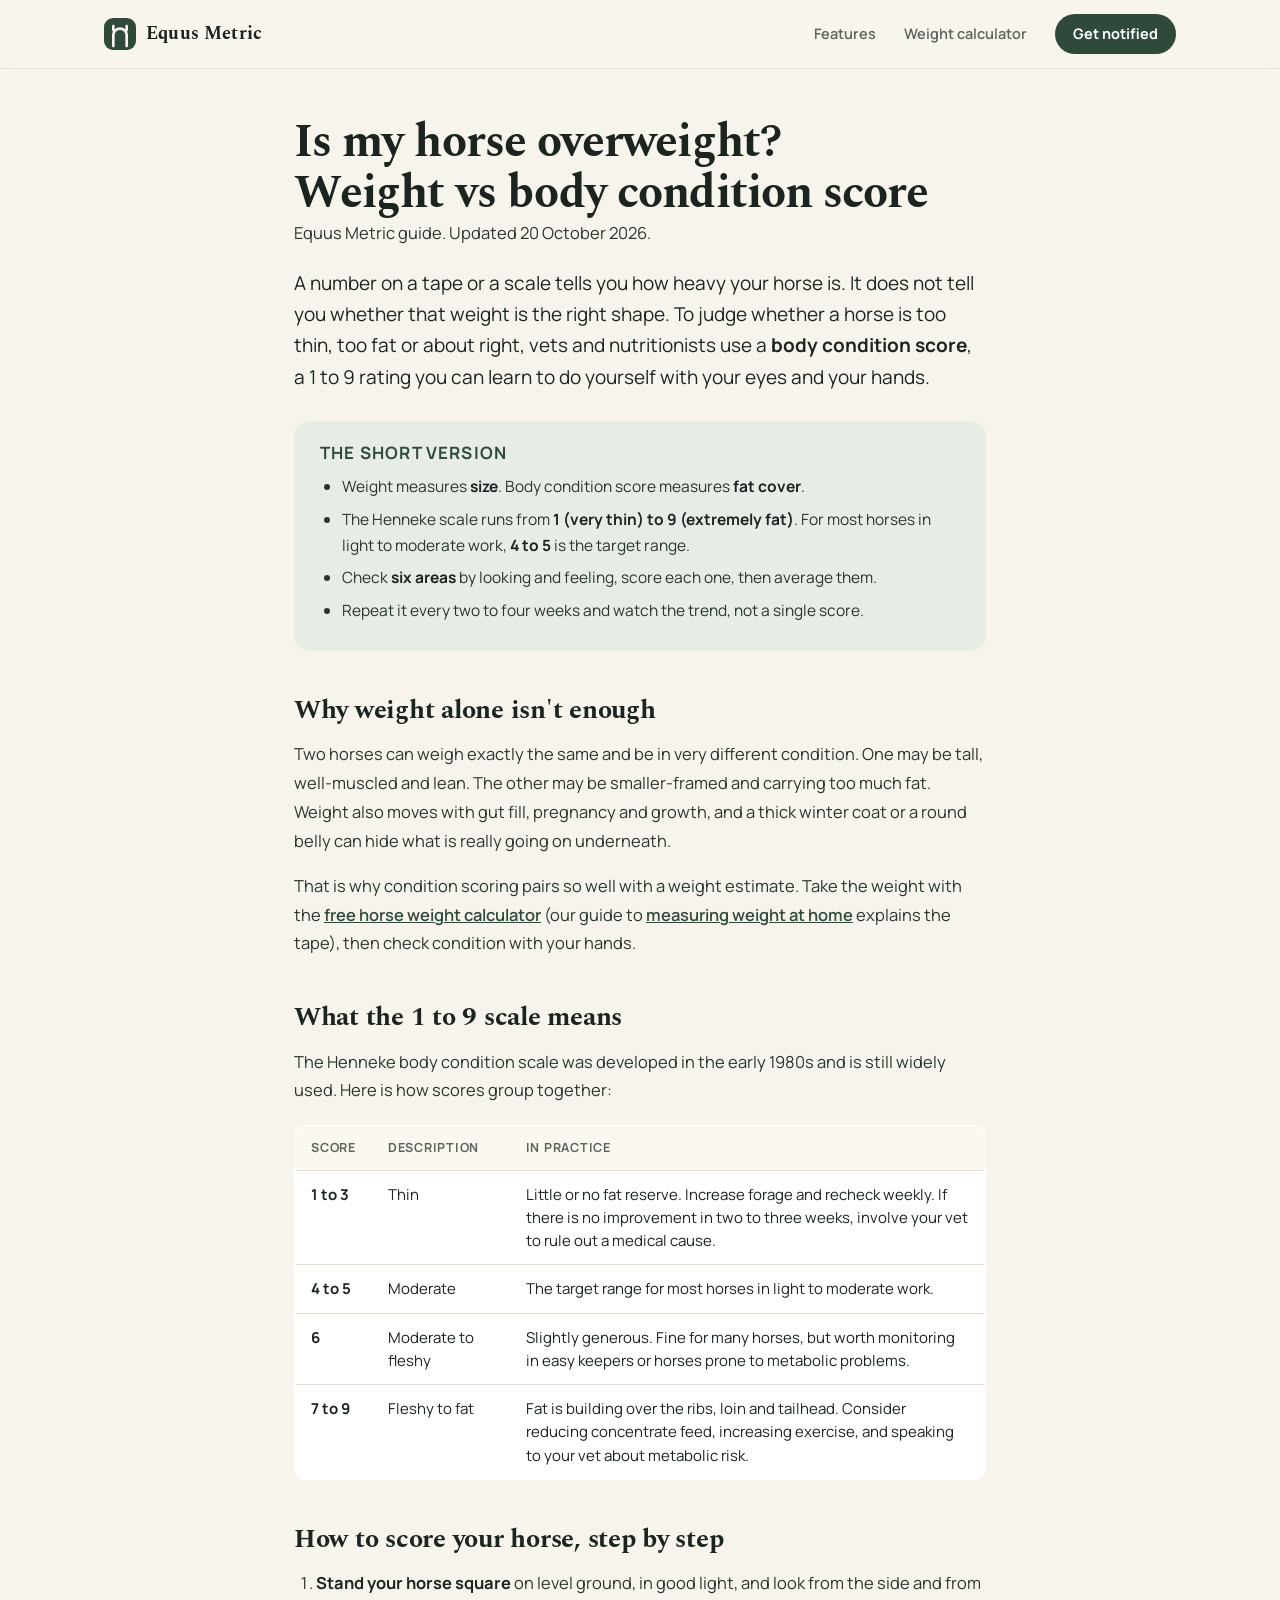
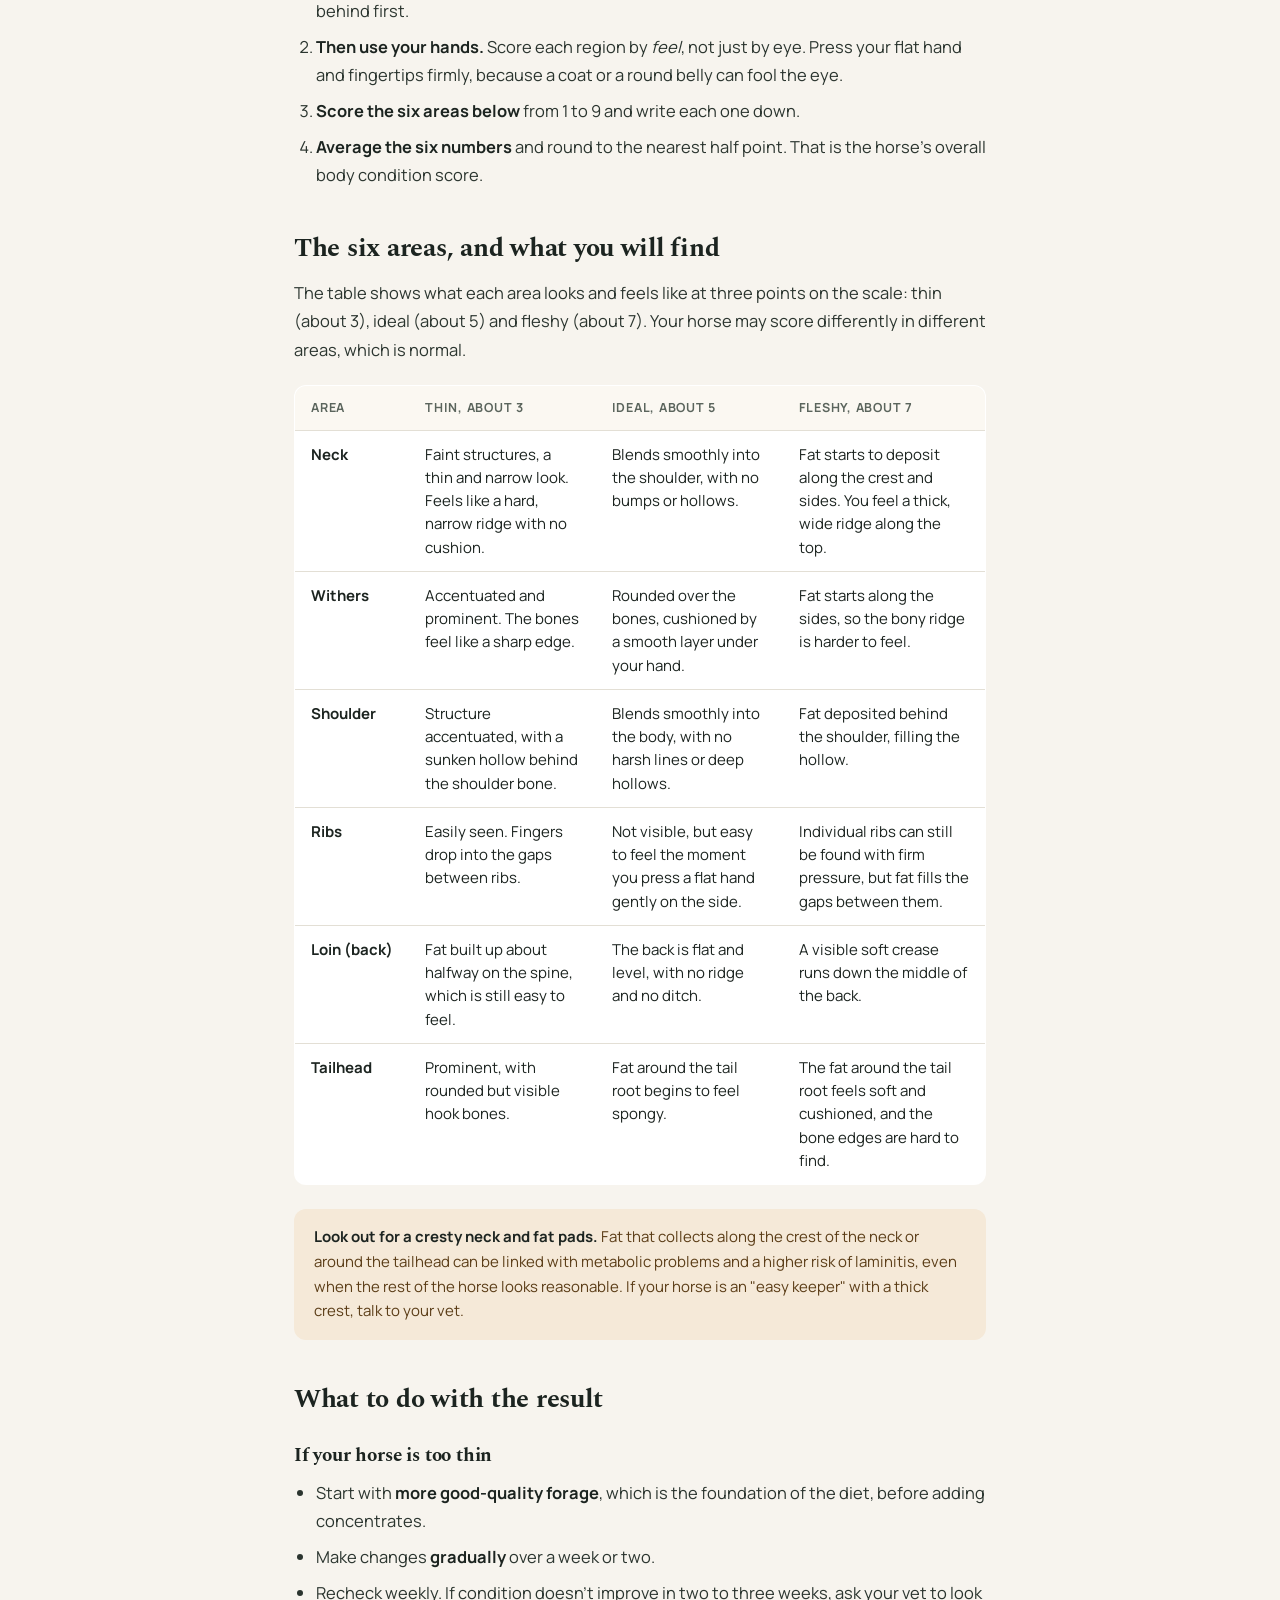
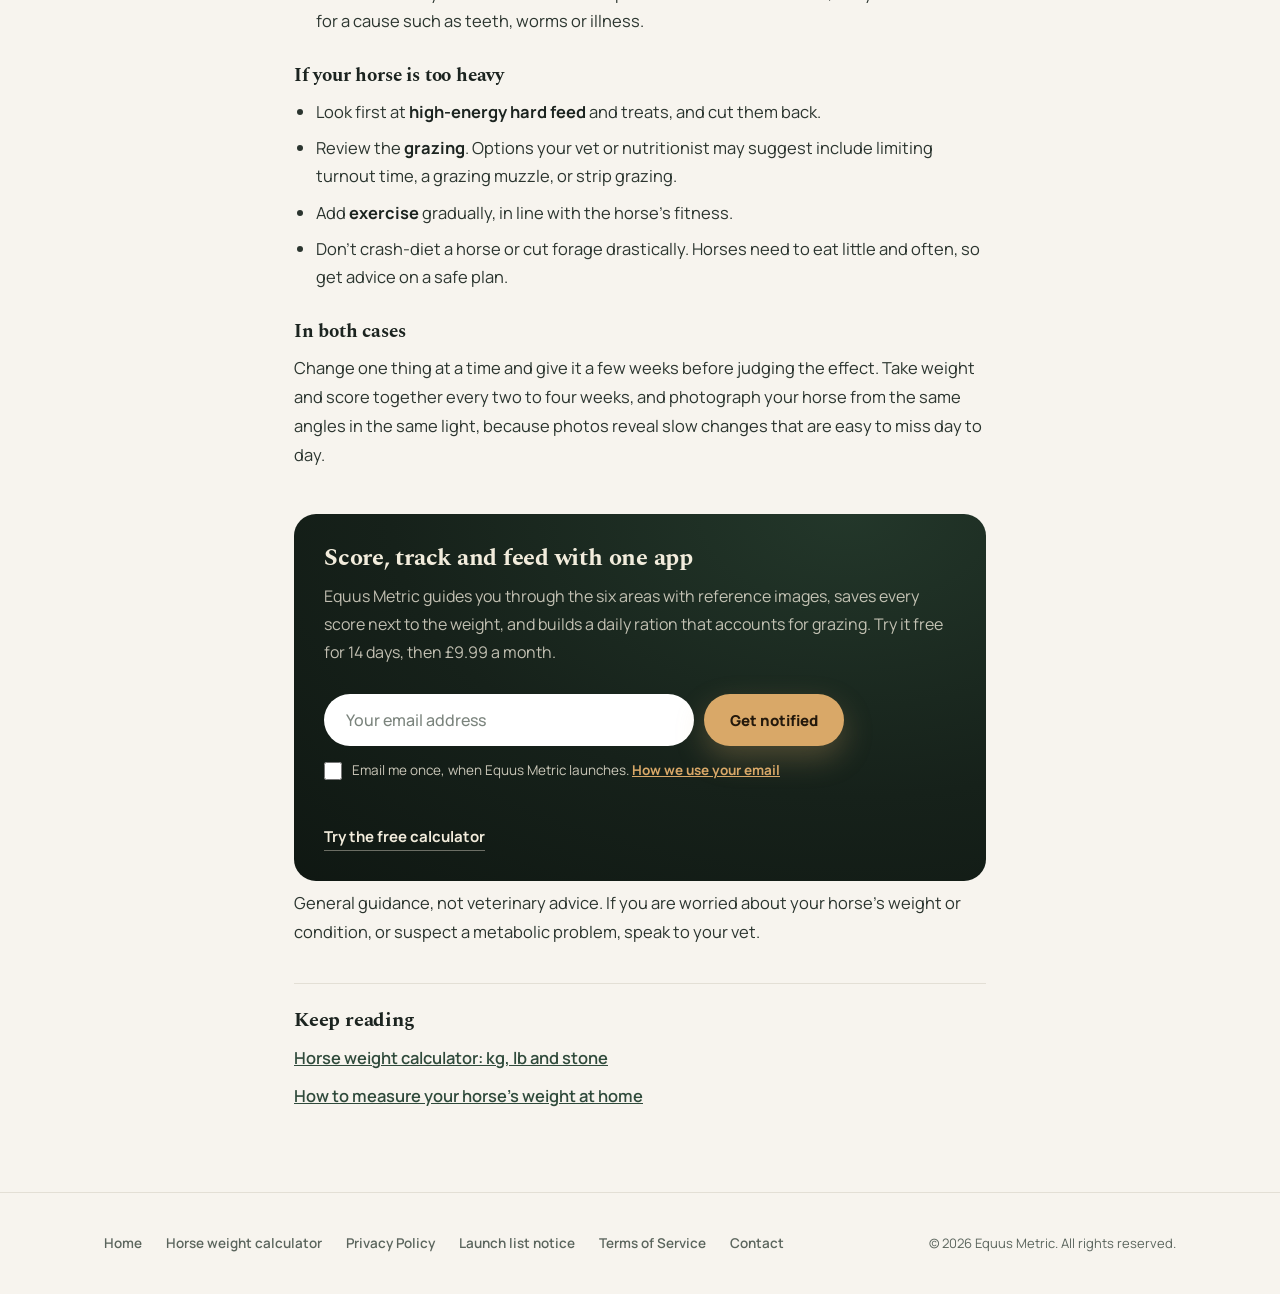
<file: is-my-horse-overweight.html>
<!doctype html>
<html lang="en">
<head>
<meta charset="utf-8">
<meta name="viewport" content="width=device-width, initial-scale=1">
<title>Is My Horse Overweight? Weight vs Body Condition Score | Equus Metric</title>
<meta name="description" content="Weight alone can't tell you if your horse is overweight. Learn the 1 to 9 body condition score, how to check six areas by hand, and what to do about the result.">
<link rel="canonical" href="https://equusmetric.com/is-my-horse-overweight.html">
<link rel="icon" href="assets/icon.png">
<meta property="og:type" content="article">
<meta property="og:title" content="Is My Horse Overweight? Weight vs Body Condition Score">
<meta property="og:description" content="How to score your horse's body condition from 1 to 9 by looking and feeling at six areas, and what each score means.">
<meta property="og:url" content="https://equusmetric.com/is-my-horse-overweight.html">
<meta property="og:image" content="https://equusmetric.com/assets/hero-phones.jpg">
<meta name="twitter:card" content="summary_large_image">
<link rel="preconnect" href="https://fonts.googleapis.com">
<link rel="preconnect" href="https://fonts.gstatic.com" crossorigin>
<link href="https://fonts.googleapis.com/css2?family=Spectral:ital,wght@0,500;0,600;0,700;1,500&family=Manrope:wght@400;500;600;700;800&display=swap" rel="stylesheet">
<link rel="stylesheet" href="styles.css">
<script type="application/ld+json">
{
  "@context": "https://schema.org",
  "@type": "Article",
  "headline": "Is My Horse Overweight? Weight vs Body Condition Score",
  "description": "Weight alone can't tell you if your horse is overweight. Learn the 1 to 9 body condition score, how to check six areas by hand, and what to do about the result.",
  "datePublished": "2026-10-20",
  "dateModified": "2026-10-20",
  "mainEntityOfPage": "https://equusmetric.com/is-my-horse-overweight.html",
  "author": { "@type": "Organization", "name": "Equus Metric", "url": "https://equusmetric.com" },
  "publisher": { "@type": "Organization", "name": "Equus Metric", "url": "https://equusmetric.com" }
}
</script>
</head>
<body>

<header class="site-header">
  <div class="wrap">
    <a href="/" class="brand-lockup">
      <img src="assets/icon.png" alt="">
      <span>Equus Metric</span>
    </a>
    <nav class="header-nav">
      <a href="/#features">Features</a>
      <a href="horse-weight-calculator.html">Weight calculator</a>
      <a href="#get-notified" class="cta">Get notified</a>
    </nav>
  </div>
</header>

<main>
  <article class="article">
    <div class="wrap">
      <h1>Is my horse overweight? Weight vs body condition score</h1>
      <p class="article-meta">Equus Metric guide. Updated 20 October 2026.</p>
      <p class="lede">
        A number on a tape or a scale tells you how heavy your horse is. It does not tell you
        whether that weight is the right shape. To judge whether a horse is too thin, too fat or
        about right, vets and nutritionists use a <strong>body condition score</strong>, a 1 to 9
        rating you can learn to do yourself with your eyes and your hands.
      </p>

      <div class="article-keys">
        <h2>The short version</h2>
        <ul>
          <li>Weight measures <strong>size</strong>. Body condition score measures <strong>fat cover</strong>.</li>
          <li>The Henneke scale runs from <strong>1 (very thin) to 9 (extremely fat)</strong>. For most horses in light to moderate work, <strong>4 to 5</strong> is the target range.</li>
          <li>Check <strong>six areas</strong> by looking and feeling, score each one, then average them.</li>
          <li>Repeat it every two to four weeks and watch the trend, not a single score.</li>
        </ul>
      </div>

      <h2>Why weight alone isn't enough</h2>
      <p>
        Two horses can weigh exactly the same and be in very different condition. One may be
        tall, well-muscled and lean. The other may be smaller-framed and carrying too much fat.
        Weight also moves with gut fill, pregnancy and growth, and a thick winter coat or a round
        belly can hide what is really going on underneath.
      </p>
      <p>
        That is why condition scoring pairs so well with a weight estimate. Take the weight with the
        <a href="horse-weight-calculator.html">free horse weight calculator</a>
        (our guide to <a href="how-to-measure-horse-weight-at-home.html">measuring weight at home</a>
        explains the tape), then check condition with your hands.
      </p>

      <h2>What the 1 to 9 scale means</h2>
      <p>
        The Henneke body condition scale was developed in the early 1980s and is still widely used.
        Here is how scores group together:
      </p>
      <div class="article-table-wrap">
        <table class="article-table">
          <thead><tr><th scope="col">Score</th><th scope="col">Description</th><th scope="col">In practice</th></tr></thead>
          <tbody>
            <tr><td>1 to 3</td><td>Thin</td><td>Little or no fat reserve. Increase forage and recheck weekly. If there is no improvement in two to three weeks, involve your vet to rule out a medical cause.</td></tr>
            <tr><td>4 to 5</td><td>Moderate</td><td>The target range for most horses in light to moderate work.</td></tr>
            <tr><td>6</td><td>Moderate to fleshy</td><td>Slightly generous. Fine for many horses, but worth monitoring in easy keepers or horses prone to metabolic problems.</td></tr>
            <tr><td>7 to 9</td><td>Fleshy to fat</td><td>Fat is building over the ribs, loin and tailhead. Consider reducing concentrate feed, increasing exercise, and speaking to your vet about metabolic risk.</td></tr>
          </tbody>
        </table>
      </div>

      <h2>How to score your horse, step by step</h2>
      <ol>
        <li><strong>Stand your horse square</strong> on level ground, in good light, and look from the side and from behind first.</li>
        <li><strong>Then use your hands.</strong> Score each region by <em>feel</em>, not just by eye. Press your flat hand and fingertips firmly, because a coat or a round belly can fool the eye.</li>
        <li><strong>Score the six areas below</strong> from 1 to 9 and write each one down.</li>
        <li><strong>Average the six numbers</strong> and round to the nearest half point. That is the horse's overall body condition score.</li>
      </ol>

      <h2>The six areas, and what you will find</h2>
      <p>
        The table shows what each area looks and feels like at three points on the scale: thin (about 3),
        ideal (about 5) and fleshy (about 7). Your horse may score differently in different areas, which
        is normal.
      </p>
      <div class="article-table-wrap">
        <table class="article-table stack">
          <thead><tr><th scope="col">Area</th><th scope="col">Thin, about 3</th><th scope="col">Ideal, about 5</th><th scope="col">Fleshy, about 7</th></tr></thead>
          <tbody>
            <tr><td>Neck</td><td data-label="Thin, about 3">Faint structures, a thin and narrow look. Feels like a hard, narrow ridge with no cushion.</td><td data-label="Ideal, about 5">Blends smoothly into the shoulder, with no bumps or hollows.</td><td data-label="Fleshy, about 7">Fat starts to deposit along the crest and sides. You feel a thick, wide ridge along the top.</td></tr>
            <tr><td>Withers</td><td data-label="Thin, about 3">Accentuated and prominent. The bones feel like a sharp edge.</td><td data-label="Ideal, about 5">Rounded over the bones, cushioned by a smooth layer under your hand.</td><td data-label="Fleshy, about 7">Fat starts along the sides, so the bony ridge is harder to feel.</td></tr>
            <tr><td>Shoulder</td><td data-label="Thin, about 3">Structure accentuated, with a sunken hollow behind the shoulder bone.</td><td data-label="Ideal, about 5">Blends smoothly into the body, with no harsh lines or deep hollows.</td><td data-label="Fleshy, about 7">Fat deposited behind the shoulder, filling the hollow.</td></tr>
            <tr><td>Ribs</td><td data-label="Thin, about 3">Easily seen. Fingers drop into the gaps between ribs.</td><td data-label="Ideal, about 5">Not visible, but easy to feel the moment you press a flat hand gently on the side.</td><td data-label="Fleshy, about 7">Individual ribs can still be found with firm pressure, but fat fills the gaps between them.</td></tr>
            <tr><td>Loin (back)</td><td data-label="Thin, about 3">Fat built up about halfway on the spine, which is still easy to feel.</td><td data-label="Ideal, about 5">The back is flat and level, with no ridge and no ditch.</td><td data-label="Fleshy, about 7">A visible soft crease runs down the middle of the back.</td></tr>
            <tr><td>Tailhead</td><td data-label="Thin, about 3">Prominent, with rounded but visible hook bones.</td><td data-label="Ideal, about 5">Fat around the tail root begins to feel spongy.</td><td data-label="Fleshy, about 7">The fat around the tail root feels soft and cushioned, and the bone edges are hard to find.</td></tr>
          </tbody>
        </table>
      </div>

      <div class="article-note">
        <strong>Look out for a cresty neck and fat pads.</strong> Fat that collects along the crest of
        the neck or around the tailhead can be linked with metabolic problems and a higher risk of
        laminitis, even when the rest of the horse looks reasonable. If your horse is an "easy keeper"
        with a thick crest, talk to your vet.
      </div>

      <h2>What to do with the result</h2>

      <h3>If your horse is too thin</h3>
      <ul>
        <li>Start with <strong>more good-quality forage</strong>, which is the foundation of the diet, before adding concentrates.</li>
        <li>Make changes <strong>gradually</strong> over a week or two.</li>
        <li>Recheck weekly. If condition doesn't improve in two to three weeks, ask your vet to look for a cause such as teeth, worms or illness.</li>
      </ul>

      <h3>If your horse is too heavy</h3>
      <ul>
        <li>Look first at <strong>high-energy hard feed</strong> and treats, and cut them back.</li>
        <li>Review the <strong>grazing</strong>. Options your vet or nutritionist may suggest include limiting turnout time, a grazing muzzle, or strip grazing.</li>
        <li>Add <strong>exercise</strong> gradually, in line with the horse's fitness.</li>
        <li>Don't crash-diet a horse or cut forage drastically. Horses need to eat little and often, so get advice on a safe plan.</li>
      </ul>

      <h3>In both cases</h3>
      <p>
        Change one thing at a time and give it a few weeks before judging the effect. Take weight and
        score together every two to four weeks, and photograph your horse from the same angles in the
        same light, because photos reveal slow changes that are easy to miss day to day.
      </p>

      <div class="article-cta">
        <h2>Score, track and feed with one app</h2>
        <p>
          Equus Metric guides you through the six areas with reference images, saves every score next
          to the weight, and builds a daily ration that accounts for grazing. Try it free for 14 days,
          then &pound;9.99 a month.
        </p>
        <form class="signup" id="get-notified" name="launch-list" method="POST" action="/thanks.html" data-netlify="true" netlify-honeypot="bot-field">
        <input type="hidden" name="form-name" value="launch-list">
        <input type="hidden" name="source" value="guide-condition">
        <p class="signup-trap" aria-hidden="true"><label>Leave this empty: <input name="bot-field" tabindex="-1" autocomplete="off"></label></p>
        <div class="signup-row">
          <label class="visually-hidden" for="signup-email">Email address</label>
          <input id="signup-email" type="email" name="email" placeholder="Your email address" autocomplete="email" inputmode="email" required>
          <button type="submit" class="btn-primary">Get notified</button>
        </div>
        <label class="signup-consent">
          <input type="checkbox" name="consent" value="yes" required>
          <span>Email me once, when Equus Metric launches. <a href="launch-list-notice.html">How we use your email</a></span>
        </label>
        <p class="signup-status" role="status" aria-live="polite"></p>
      </form>
        <div class="hero-ctas">
          <a class="btn-ghost-link" href="horse-weight-calculator.html">Try the free calculator</a>
        </div>
      </div>

      <p class="calc-disclaimer">
        General guidance, not veterinary advice. If you are worried about your horse's weight or
        condition, or suspect a metabolic problem, speak to your vet.
      </p>

      <div class="article-related">
        <h2>Keep reading</h2>
        <ul>
          <li><a href="horse-weight-calculator.html">Horse weight calculator: kg, lb and stone</a></li>
          <li><a href="how-to-measure-horse-weight-at-home.html">How to measure your horse's weight at home</a></li>
        </ul>
      </div>
    </div>
  </article>
</main>

<footer>
  <div class="wrap">
    <div class="footer-links">
      <a href="/">Home</a>
      <a href="horse-weight-calculator.html">Horse weight calculator</a>
      <a href="privacy.html">Privacy Policy</a>
      <a href="launch-list-notice.html">Launch list notice</a>
      <a href="terms.html">Terms of Service</a>
      <a href="mailto:support@equusmetric.com">Contact</a>
    </div>
    <p class="footer-copy">&copy; 2026 Equus Metric. All rights reserved.</p>
  </div>
</footer>

<script src="signup.js"></script>

</body>
</html>
</file>
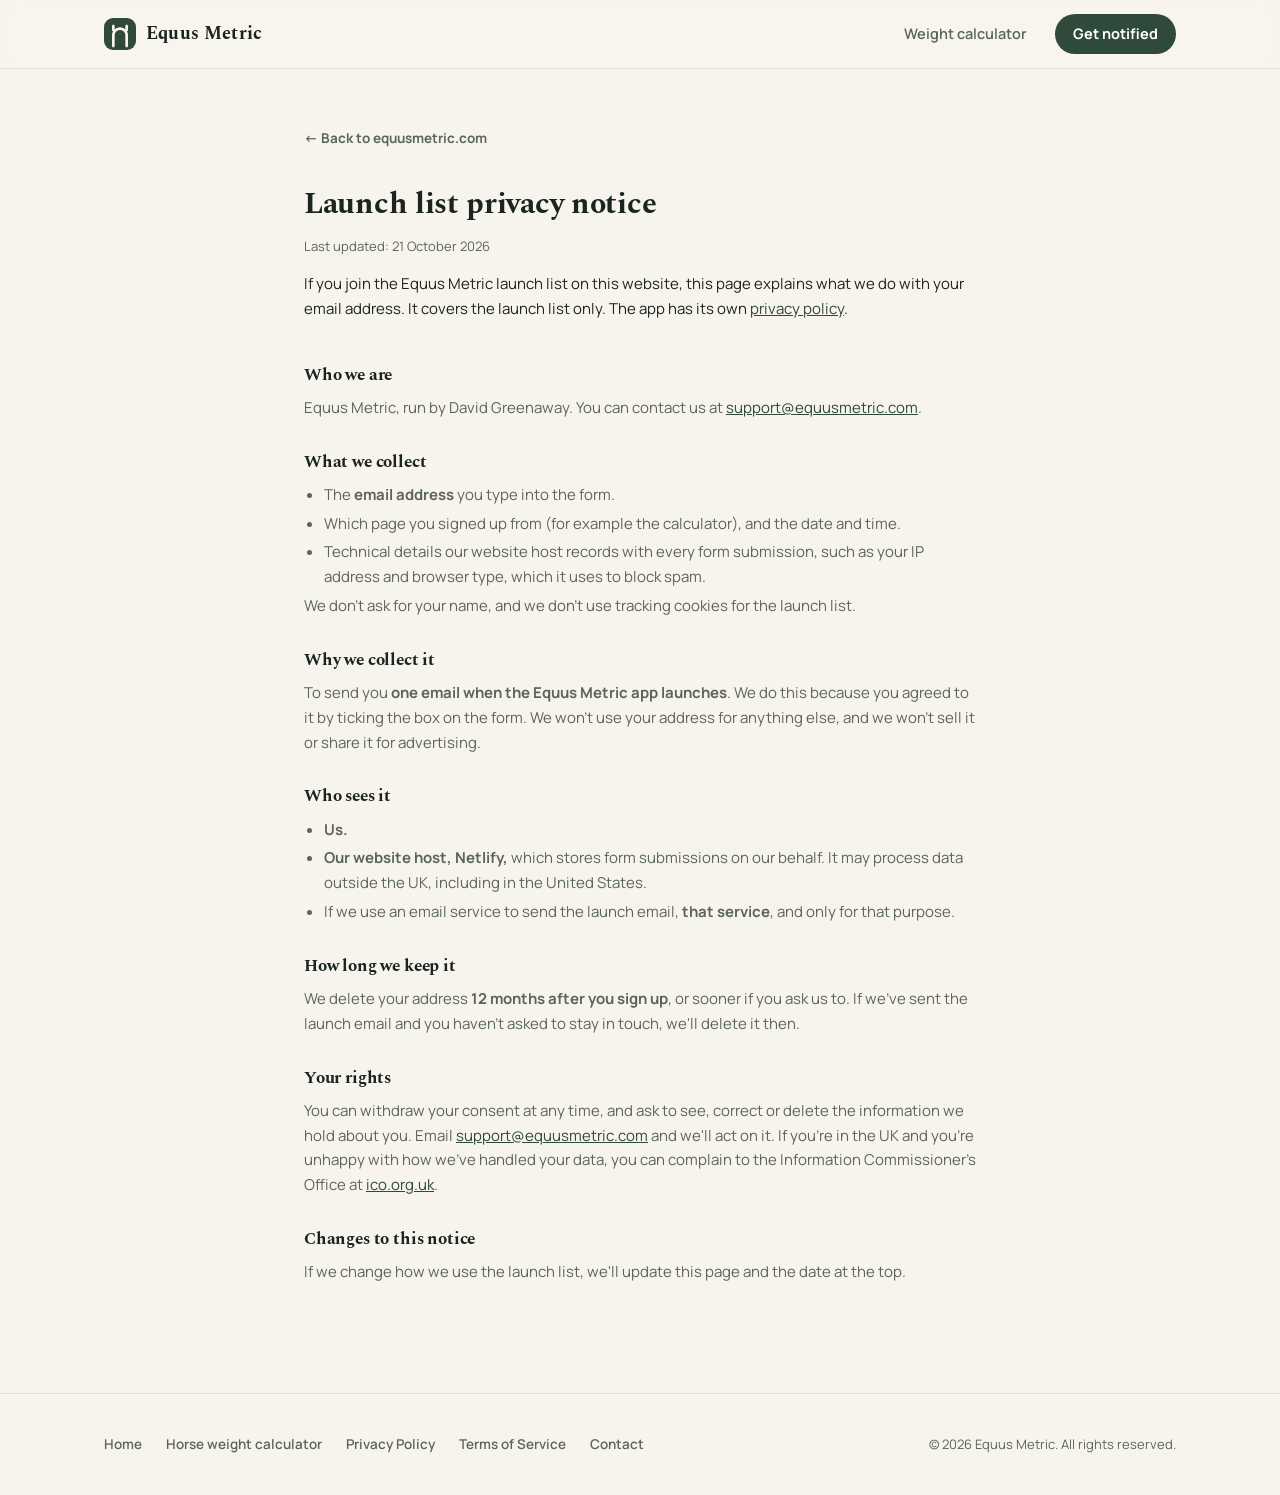
<file: launch-list-notice.html>
<!doctype html>
<html lang="en">
<head>
<meta charset="utf-8">
<meta name="viewport" content="width=device-width, initial-scale=1">
<title>Launch list privacy notice | Equus Metric</title>
<meta name="description" content="How Equus Metric uses your email address if you join the launch list: what we collect, why, who sees it, how long we keep it, and your rights.">
<link rel="canonical" href="https://equusmetric.com/launch-list-notice.html">
<link rel="icon" href="assets/icon.png">
<link rel="preconnect" href="https://fonts.googleapis.com">
<link rel="preconnect" href="https://fonts.gstatic.com" crossorigin>
<link href="https://fonts.googleapis.com/css2?family=Spectral:wght@500;600;700&family=Manrope:wght@400;500;600;700;800&display=swap" rel="stylesheet">
<link rel="stylesheet" href="styles.css">
</head>
<body>

<header class="site-header">
  <div class="wrap">
    <a href="/" class="brand-lockup">
      <img src="assets/icon.png" alt="">
      <span>Equus Metric</span>
    </a>
    <nav class="header-nav">
      <a href="horse-weight-calculator.html">Weight calculator</a>
      <a href="/#get-notified" class="cta">Get notified</a>
    </nav>
  </div>
</header>

<main class="legal-page">
  <div class="wrap">
    <a href="/" class="legal-back">&larr; Back to equusmetric.com</a>
    <h1>Launch list privacy notice</h1>
    <p class="legal-updated">Last updated: 21 October 2026</p>
    <p class="legal-intro">
      If you join the Equus Metric launch list on this website, this page explains what we do
      with your email address. It covers the launch list only. The app has its own
      <a href="privacy.html">privacy policy</a>.
    </p>

    <div class="legal-section">
      <h2>Who we are</h2>
      <p>Equus Metric, run by David Greenaway. You can contact us at
      <a href="mailto:support@equusmetric.com">support@equusmetric.com</a>.</p>
    </div>

    <div class="legal-section">
      <h2>What we collect</h2>
      <ul>
        <li>The <strong>email address</strong> you type into the form.</li>
        <li>Which page you signed up from (for example the calculator), and the date and time.</li>
        <li>Technical details our website host records with every form submission, such as your IP address and browser type, which it uses to block spam.</li>
      </ul>
      <p>We don't ask for your name, and we don't use tracking cookies for the launch list.</p>
    </div>

    <div class="legal-section">
      <h2>Why we collect it</h2>
      <p>To send you <strong>one email when the Equus Metric app launches</strong>. We do this
      because you agreed to it by ticking the box on the form. We won't use your address for
      anything else, and we won't sell it or share it for advertising.</p>
    </div>

    <div class="legal-section">
      <h2>Who sees it</h2>
      <ul>
        <li><strong>Us.</strong></li>
        <li><strong>Our website host, Netlify,</strong> which stores form submissions on our behalf. It may process data outside the UK, including in the United States.</li>
        <li>If we use an email service to send the launch email, <strong>that service</strong>, and only for that purpose.</li>
      </ul>
    </div>

    <div class="legal-section">
      <h2>How long we keep it</h2>
      <p>We delete your address <strong>12 months after you sign up</strong>, or sooner if you
      ask us to. If we've sent the launch email and you haven't asked to stay in touch, we'll
      delete it then.</p>
    </div>

    <div class="legal-section">
      <h2>Your rights</h2>
      <p>You can withdraw your consent at any time, and ask to see, correct or delete the
      information we hold about you. Email
      <a href="mailto:support@equusmetric.com">support@equusmetric.com</a> and we'll act on it.
      If you're in the UK and you're unhappy with how we've handled your data, you can complain
      to the Information Commissioner's Office at
      <a href="https://ico.org.uk">ico.org.uk</a>.</p>
    </div>

    <div class="legal-section">
      <h2>Changes to this notice</h2>
      <p>If we change how we use the launch list, we'll update this page and the date at the top.</p>
    </div>
  </div>
</main>

<footer>
  <div class="wrap">
    <div class="footer-links">
      <a href="/">Home</a>
      <a href="horse-weight-calculator.html">Horse weight calculator</a>
      <a href="privacy.html">Privacy Policy</a>
      <a href="terms.html">Terms of Service</a>
      <a href="mailto:support@equusmetric.com">Contact</a>
    </div>
    <p class="footer-copy">&copy; 2026 Equus Metric. All rights reserved.</p>
  </div>
</footer>

</body>
</html>
</file>
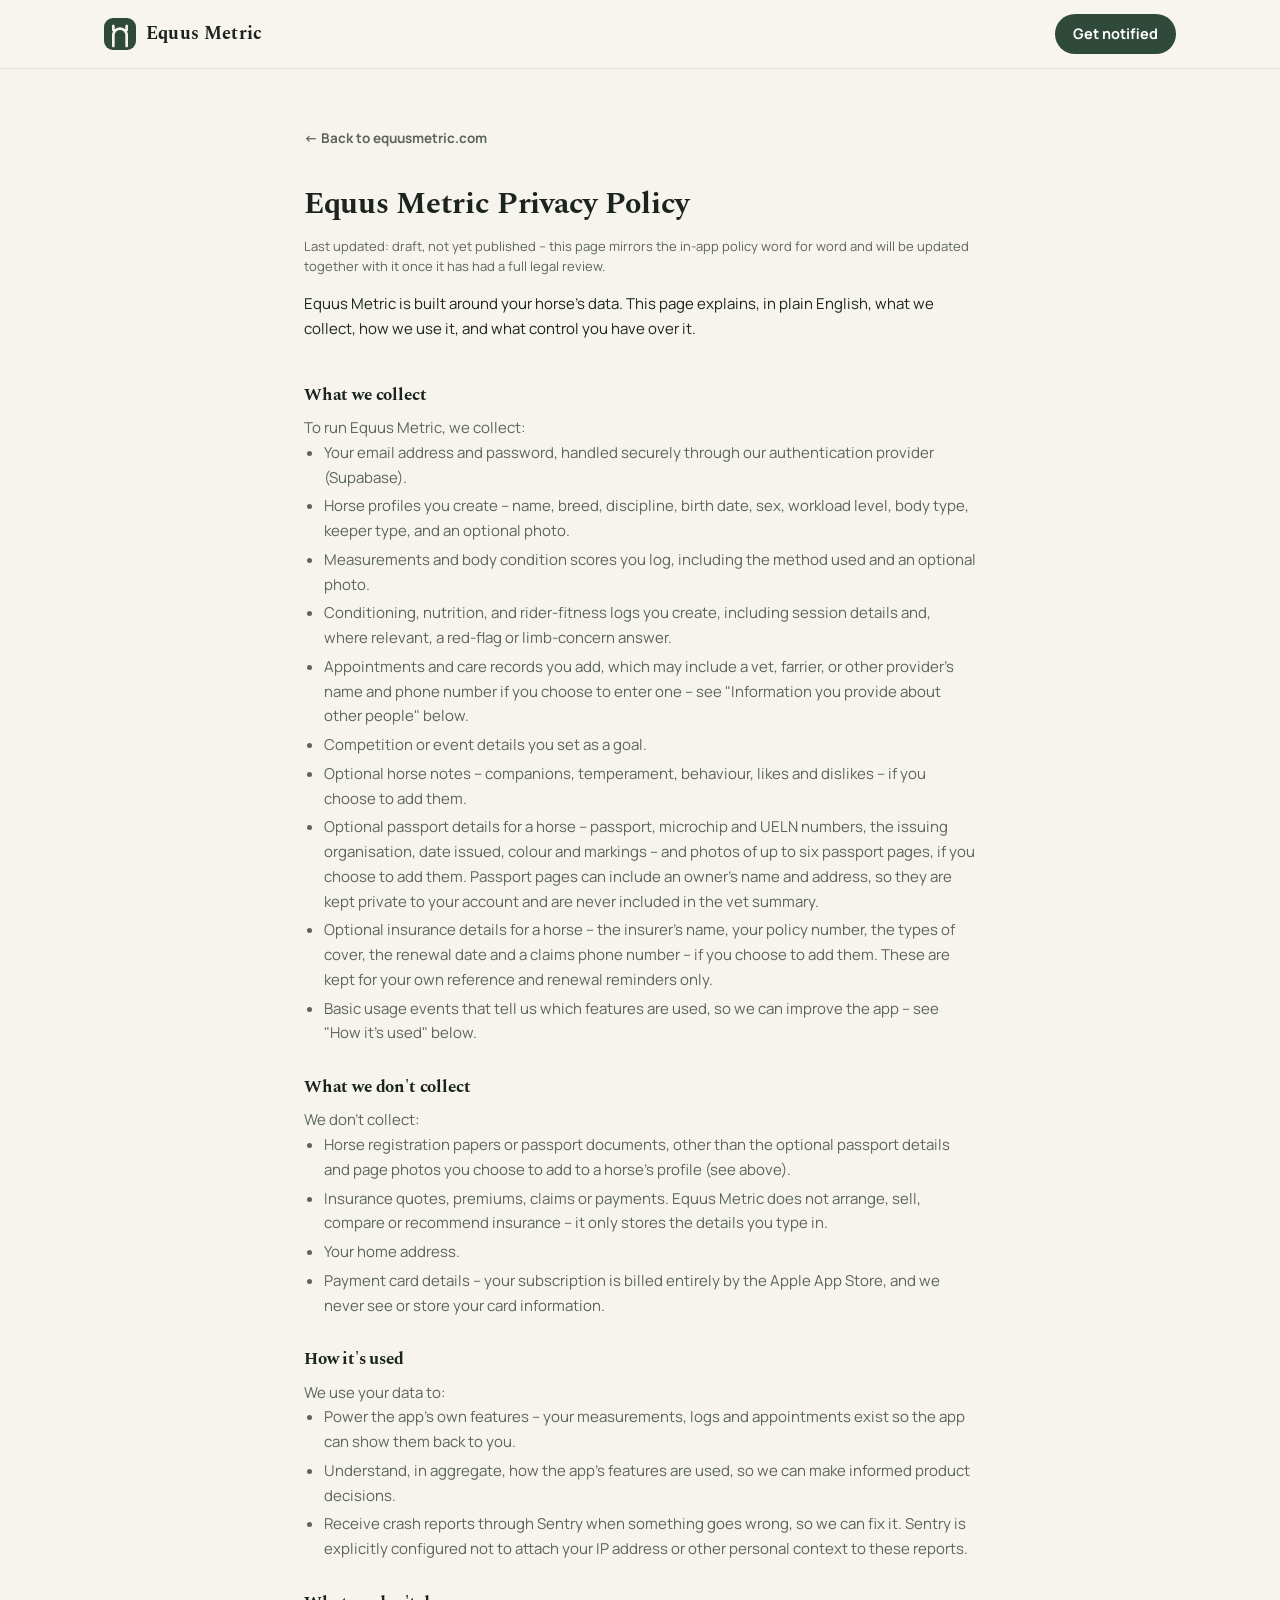
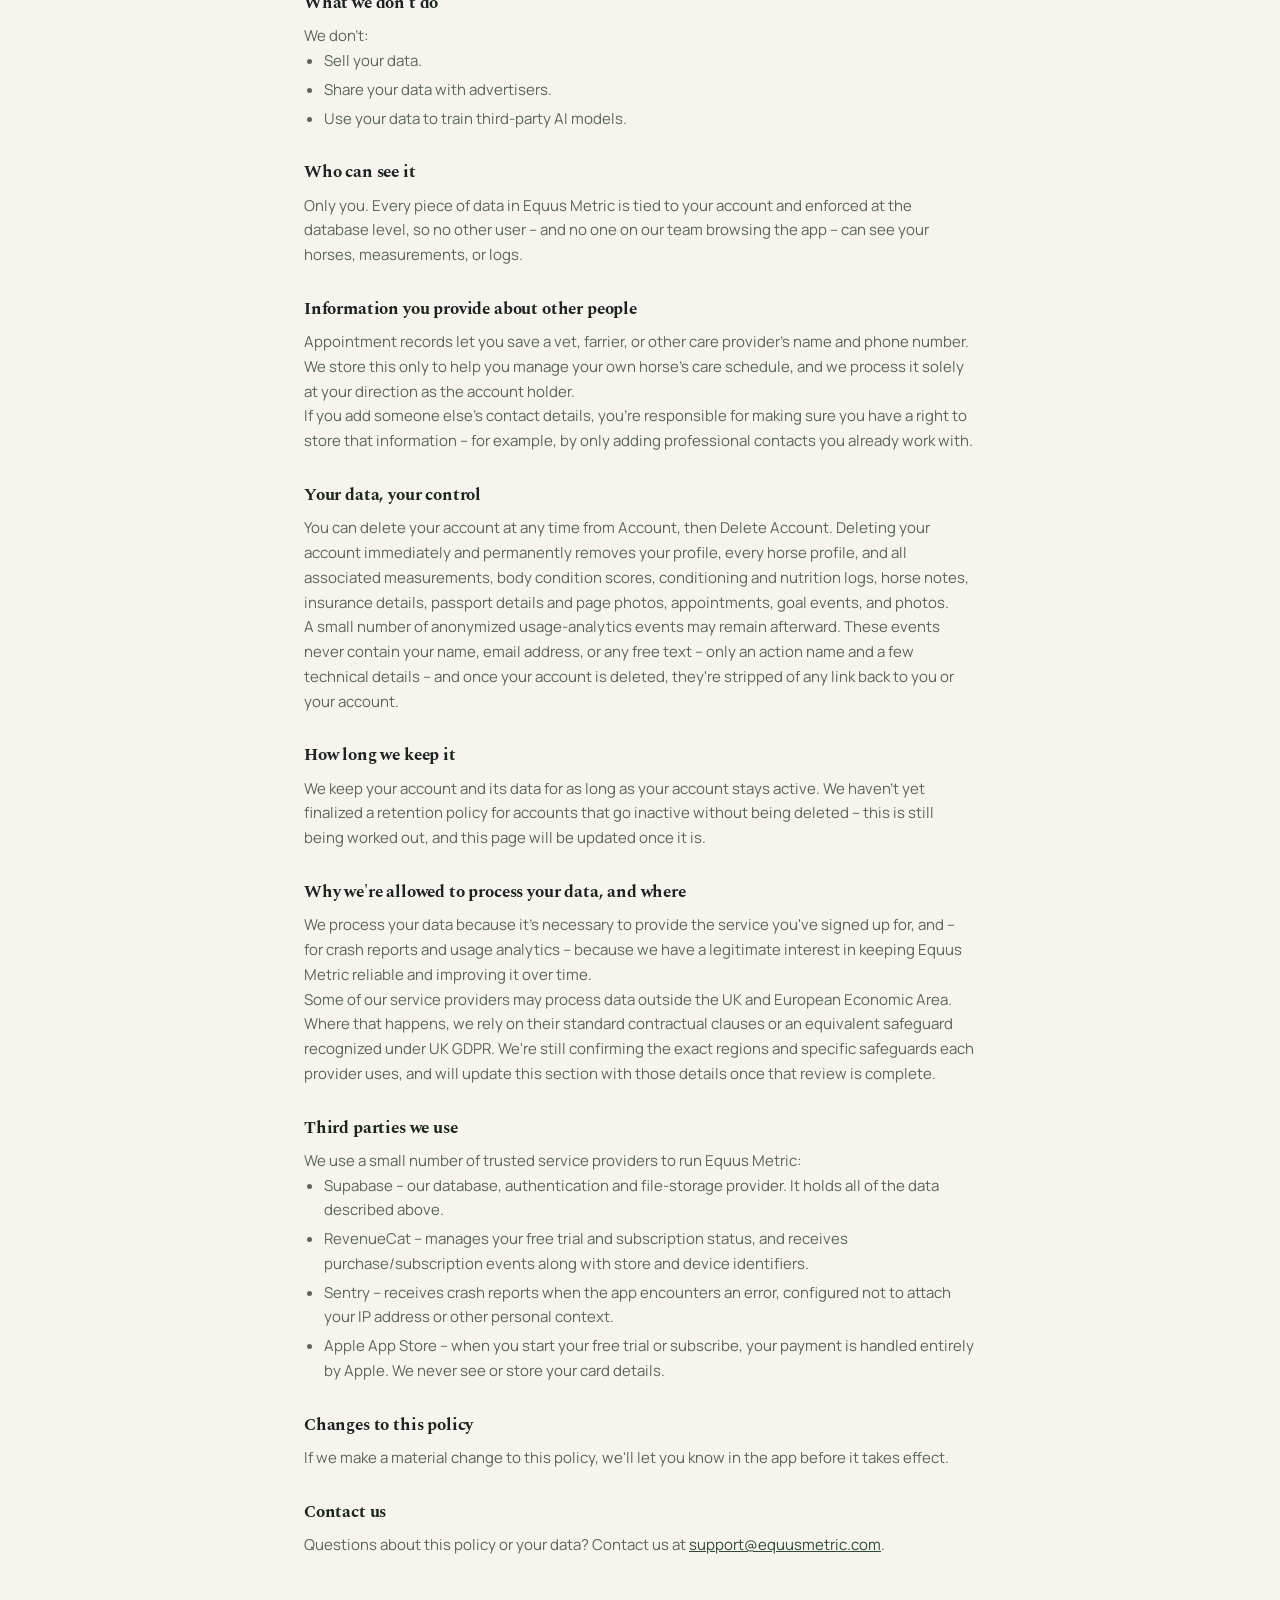
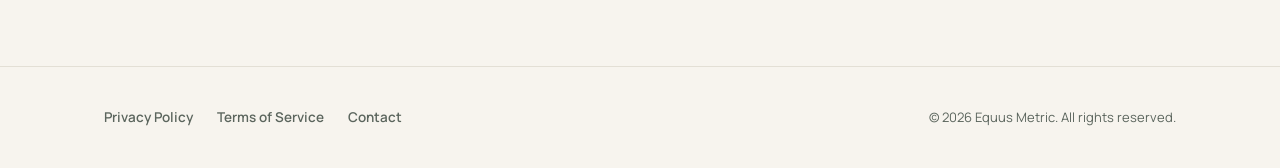
<file: privacy.html>
<!doctype html>
<html lang="en">
<head>
<meta charset="utf-8">
<meta name="viewport" content="width=device-width, initial-scale=1">
<title>Equus Metric Privacy Policy</title>
<link rel="icon" href="assets/icon.png">
<link rel="preconnect" href="https://fonts.googleapis.com">
<link rel="preconnect" href="https://fonts.gstatic.com" crossorigin>
<link href="https://fonts.googleapis.com/css2?family=Spectral:wght@500;600;700&family=Manrope:wght@400;500;600;700;800&display=swap" rel="stylesheet">
<link rel="stylesheet" href="styles.css">
</head>
<body>

<header class="site-header">
  <div class="wrap">
    <a href="/" class="brand-lockup">
      <img src="assets/icon.png" alt="">
      <span>Equus Metric</span>
    </a>
    <nav class="header-nav">
      <a href="mailto:support@equusmetric.com" class="cta">Get notified</a>
    </nav>
  </div>
</header>

<main class="legal-page">
  <div class="wrap">
    <a href="/" class="legal-back">&larr; Back to equusmetric.com</a>
    <h1>Equus Metric Privacy Policy</h1>
    <p class="legal-updated">Last updated: draft, not yet published -- this page mirrors the in-app policy word for word and will be updated together with it once it has had a full legal review.</p>
    <p class="legal-intro">Equus Metric is built around your horse's data. This page explains, in plain English, what we collect, how we use it, and what control you have over it.</p>

    <div class="legal-section" id="what-we-collect">
      <h2>What we collect</h2>
      <p>To run Equus Metric, we collect:</p>
      <ul>
        <li>Your email address and password, handled securely through our authentication provider (Supabase).</li>
        <li>Horse profiles you create -- name, breed, discipline, birth date, sex, workload level, body type, keeper type, and an optional photo.</li>
        <li>Measurements and body condition scores you log, including the method used and an optional photo.</li>
        <li>Conditioning, nutrition, and rider-fitness logs you create, including session details and, where relevant, a red-flag or limb-concern answer.</li>
        <li>Appointments and care records you add, which may include a vet, farrier, or other provider's name and phone number if you choose to enter one -- see &quot;Information you provide about other people&quot; below.</li>
        <li>Competition or event details you set as a goal.</li>
        <li>Optional horse notes -- companions, temperament, behaviour, likes and dislikes -- if you choose to add them.</li>
        <li>Optional passport details for a horse -- passport, microchip and UELN numbers, the issuing organisation, date issued, colour and markings -- and photos of up to six passport pages, if you choose to add them. Passport pages can include an owner's name and address, so they are kept private to your account and are never included in the vet summary.</li>
        <li>Optional insurance details for a horse -- the insurer's name, your policy number, the types of cover, the renewal date and a claims phone number -- if you choose to add them. These are kept for your own reference and renewal reminders only.</li>
        <li>Basic usage events that tell us which features are used, so we can improve the app -- see &quot;How it's used&quot; below.</li>
      </ul>
    </div>

    <div class="legal-section" id="what-we-dont-collect">
      <h2>What we don't collect</h2>
      <p>We don't collect:</p>
      <ul>
        <li>Horse registration papers or passport documents, other than the optional passport details and page photos you choose to add to a horse's profile (see above).</li>
        <li>Insurance quotes, premiums, claims or payments. Equus Metric does not arrange, sell, compare or recommend insurance -- it only stores the details you type in.</li>
        <li>Your home address.</li>
        <li>Payment card details -- your subscription is billed entirely by the Apple App Store, and we never see or store your card information.</li>
      </ul>
    </div>

    <div class="legal-section" id="how-its-used">
      <h2>How it's used</h2>
      <p>We use your data to:</p>
      <ul>
        <li>Power the app's own features -- your measurements, logs and appointments exist so the app can show them back to you.</li>
        <li>Understand, in aggregate, how the app's features are used, so we can make informed product decisions.</li>
        <li>Receive crash reports through Sentry when something goes wrong, so we can fix it. Sentry is explicitly configured not to attach your IP address or other personal context to these reports.</li>
      </ul>
    </div>

    <div class="legal-section" id="what-we-dont-do">
      <h2>What we don't do</h2>
      <p>We don't:</p>
      <ul>
        <li>Sell your data.</li>
        <li>Share your data with advertisers.</li>
        <li>Use your data to train third-party AI models.</li>
      </ul>
    </div>

    <div class="legal-section" id="who-can-see-it">
      <h2>Who can see it</h2>
      <p>Only you. Every piece of data in Equus Metric is tied to your account and enforced at the database level, so no other user -- and no one on our team browsing the app -- can see your horses, measurements, or logs.</p>
    </div>

    <div class="legal-section" id="information-about-others">
      <h2>Information you provide about other people</h2>
      <p>Appointment records let you save a vet, farrier, or other care provider's name and phone number. We store this only to help you manage your own horse's care schedule, and we process it solely at your direction as the account holder.</p>
      <p>If you add someone else's contact details, you're responsible for making sure you have a right to store that information -- for example, by only adding professional contacts you already work with.</p>
    </div>

    <div class="legal-section" id="your-data-your-control">
      <h2>Your data, your control</h2>
      <p>You can delete your account at any time from Account, then Delete Account. Deleting your account immediately and permanently removes your profile, every horse profile, and all associated measurements, body condition scores, conditioning and nutrition logs, horse notes, insurance details, passport details and page photos, appointments, goal events, and photos.</p>
      <p>A small number of anonymized usage-analytics events may remain afterward. These events never contain your name, email address, or any free text -- only an action name and a few technical details -- and once your account is deleted, they're stripped of any link back to you or your account.</p>
    </div>

    <div class="legal-section" id="how-long-we-keep-it">
      <h2>How long we keep it</h2>
      <p>We keep your account and its data for as long as your account stays active. We haven't yet finalized a retention policy for accounts that go inactive without being deleted -- this is still being worked out, and this page will be updated once it is.</p>
    </div>

    <div class="legal-section" id="legal-basis-and-transfers">
      <h2>Why we're allowed to process your data, and where</h2>
      <p>We process your data because it's necessary to provide the service you've signed up for, and -- for crash reports and usage analytics -- because we have a legitimate interest in keeping Equus Metric reliable and improving it over time.</p>
      <p>Some of our service providers may process data outside the UK and European Economic Area. Where that happens, we rely on their standard contractual clauses or an equivalent safeguard recognized under UK GDPR. We're still confirming the exact regions and specific safeguards each provider uses, and will update this section with those details once that review is complete.</p>
    </div>

    <div class="legal-section" id="third-parties-we-use">
      <h2>Third parties we use</h2>
      <p>We use a small number of trusted service providers to run Equus Metric:</p>
      <ul>
        <li>Supabase -- our database, authentication and file-storage provider. It holds all of the data described above.</li>
        <li>RevenueCat -- manages your free trial and subscription status, and receives purchase/subscription events along with store and device identifiers.</li>
        <li>Sentry -- receives crash reports when the app encounters an error, configured not to attach your IP address or other personal context.</li>
        <li>Apple App Store -- when you start your free trial or subscribe, your payment is handled entirely by Apple. We never see or store your card details.</li>
      </ul>
    </div>

    <div class="legal-section" id="changes-to-this-policy">
      <h2>Changes to this policy</h2>
      <p>If we make a material change to this policy, we'll let you know in the app before it takes effect.</p>
    </div>

    <div class="legal-section" id="contact-us">
      <h2>Contact us</h2>
      <p>Questions about this policy or your data? Contact us at <a href="mailto:support@equusmetric.com">support@equusmetric.com</a>.</p>
    </div>

  </div>
</main>

<footer>
  <div class="wrap">
    <div class="footer-links">
      <a href="privacy.html">Privacy Policy</a>
      <a href="terms.html">Terms of Service</a>
      <a href="mailto:support@equusmetric.com">Contact</a>
    </div>
    <p class="footer-copy">&copy; 2026 Equus Metric. All rights reserved.</p>
  </div>
</footer>

</body>
</html>
</file>
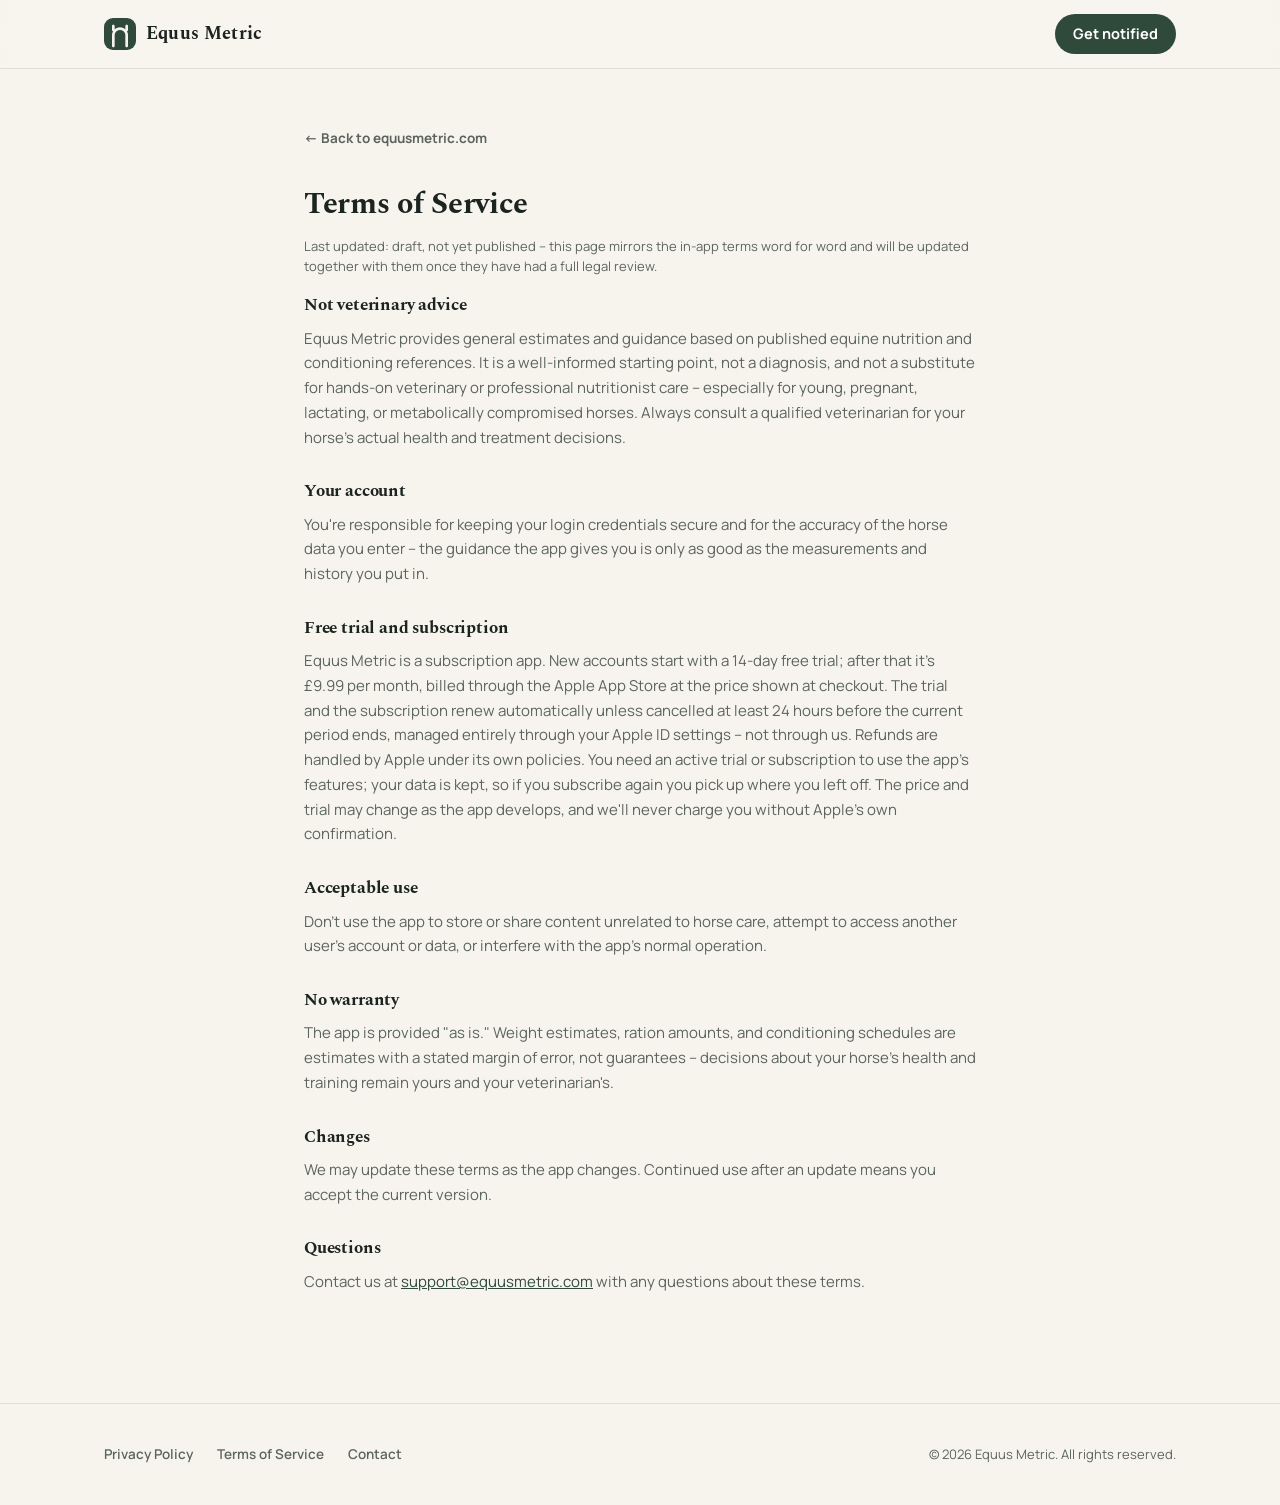
<file: terms.html>
<!doctype html>
<html lang="en">
<head>
<meta charset="utf-8">
<meta name="viewport" content="width=device-width, initial-scale=1">
<title>Terms of Service -- Equus Metric</title>
<link rel="icon" href="assets/icon.png">
<link rel="preconnect" href="https://fonts.googleapis.com">
<link rel="preconnect" href="https://fonts.gstatic.com" crossorigin>
<link href="https://fonts.googleapis.com/css2?family=Spectral:wght@500;600;700&family=Manrope:wght@400;500;600;700;800&display=swap" rel="stylesheet">
<link rel="stylesheet" href="styles.css">
</head>
<body>

<header class="site-header">
  <div class="wrap">
    <a href="/" class="brand-lockup">
      <img src="assets/icon.png" alt="">
      <span>Equus Metric</span>
    </a>
    <nav class="header-nav">
      <a href="mailto:support@equusmetric.com" class="cta">Get notified</a>
    </nav>
  </div>
</header>

<main class="legal-page">
  <div class="wrap">
    <a href="/" class="legal-back">&larr; Back to equusmetric.com</a>
    <h1>Terms of Service</h1>
    <p class="legal-updated">Last updated: draft, not yet published -- this page mirrors the in-app terms word for word and will be updated together with them once they have had a full legal review.</p>

    <div class="legal-section">
      <h2>Not veterinary advice</h2>
      <p>Equus Metric provides general estimates and guidance based on published equine
      nutrition and conditioning references. It is a well-informed starting point, not a
      diagnosis, and not a substitute for hands-on veterinary or professional nutritionist
      care -- especially for young, pregnant, lactating, or metabolically compromised horses.
      Always consult a qualified veterinarian for your horse's actual health and treatment
      decisions.</p>
    </div>

    <div class="legal-section">
      <h2>Your account</h2>
      <p>You're responsible for keeping your login credentials secure and for the accuracy of
      the horse data you enter -- the guidance the app gives you is only as good as the
      measurements and history you put in.</p>
    </div>

    <div class="legal-section">
      <h2>Free trial and subscription</h2>
      <p>Equus Metric is a subscription app. New accounts start with a 14-day free trial; after
      that it's £9.99 per month, billed through the Apple App Store at the price shown at
      checkout. The trial and the subscription renew automatically unless cancelled at least 24
      hours before the current period ends, managed entirely through your Apple ID settings --
      not through us. Refunds are handled by Apple under its own policies. You need an active
      trial or subscription to use the app's features; your data is kept, so if you subscribe
      again you pick up where you left off. The price and trial may change as the app develops,
      and we'll never charge you without Apple's own confirmation.</p>
    </div>

    <div class="legal-section">
      <h2>Acceptable use</h2>
      <p>Don't use the app to store or share content unrelated to horse care, attempt to access
      another user's account or data, or interfere with the app's normal operation.</p>
    </div>

    <div class="legal-section">
      <h2>No warranty</h2>
      <p>The app is provided "as is." Weight estimates, ration amounts, and conditioning
      schedules are estimates with a stated margin of error, not guarantees -- decisions
      about your horse's health and training remain yours and your veterinarian's.</p>
    </div>

    <div class="legal-section">
      <h2>Changes</h2>
      <p>We may update these terms as the app changes. Continued use after an update means you
      accept the current version.</p>
    </div>

    <div class="legal-section">
      <h2>Questions</h2>
      <p>Contact us at <a href="mailto:support@equusmetric.com">support@equusmetric.com</a> with any questions about these terms.</p>
    </div>
  </div>
</main>

<footer>
  <div class="wrap">
    <div class="footer-links">
      <a href="privacy.html">Privacy Policy</a>
      <a href="terms.html">Terms of Service</a>
      <a href="mailto:support@equusmetric.com">Contact</a>
    </div>
    <p class="footer-copy">&copy; 2026 Equus Metric. All rights reserved.</p>
  </div>
</footer>

</body>
</html>
</file>
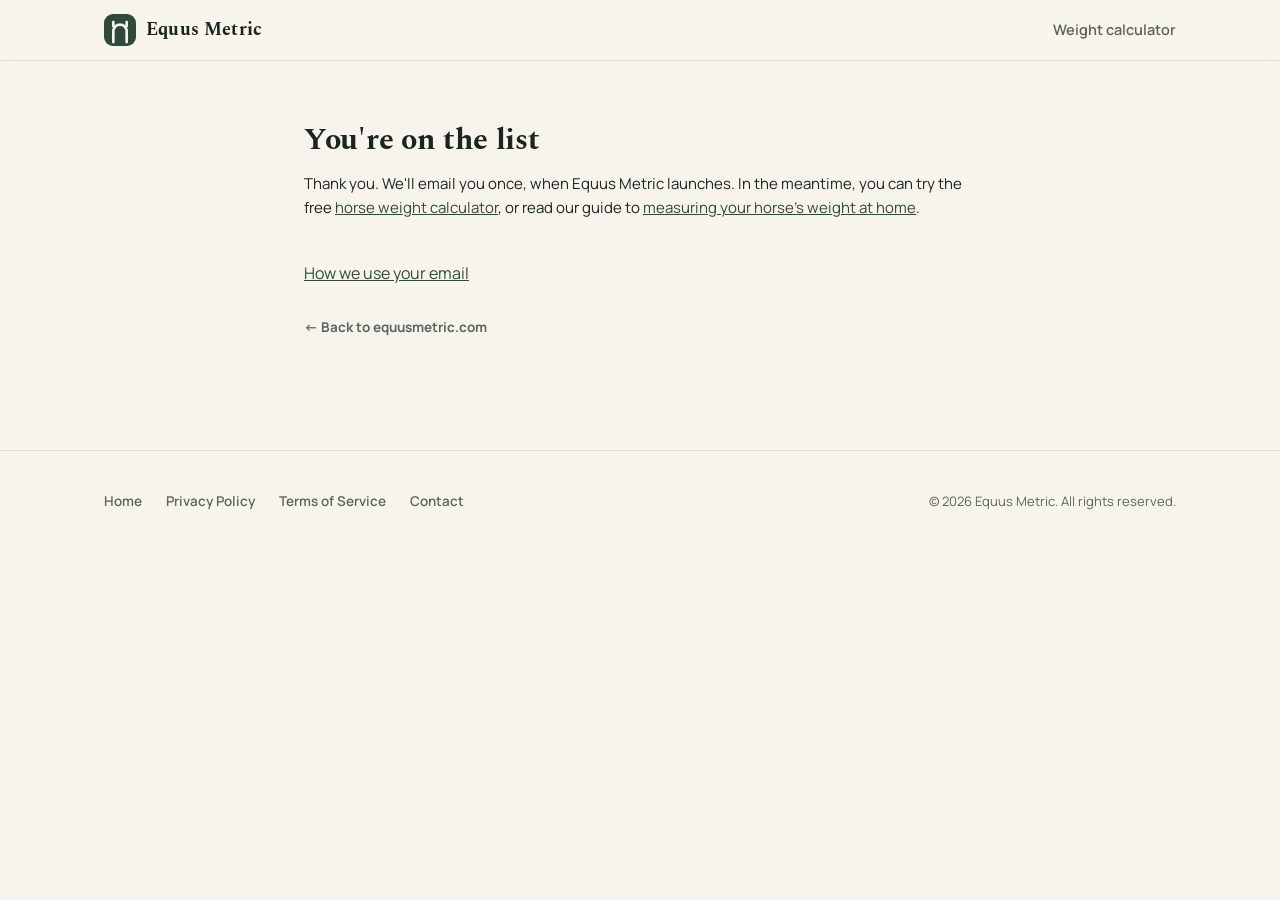
<file: thanks.html>
<!doctype html>
<html lang="en">
<head>
<meta charset="utf-8">
<meta name="viewport" content="width=device-width, initial-scale=1">
<meta name="robots" content="noindex">
<title>You're on the list | Equus Metric</title>
<link rel="icon" href="assets/icon.png">
<link rel="preconnect" href="https://fonts.googleapis.com">
<link rel="preconnect" href="https://fonts.gstatic.com" crossorigin>
<link href="https://fonts.googleapis.com/css2?family=Spectral:wght@500;600;700&family=Manrope:wght@400;500;600;700;800&display=swap" rel="stylesheet">
<link rel="stylesheet" href="styles.css">
</head>
<body>

<header class="site-header">
  <div class="wrap">
    <a href="/" class="brand-lockup">
      <img src="assets/icon.png" alt="">
      <span>Equus Metric</span>
    </a>
    <nav class="header-nav">
      <a href="horse-weight-calculator.html">Weight calculator</a>
    </nav>
  </div>
</header>

<main class="legal-page">
  <div class="wrap">
    <h1>You're on the list</h1>
    <p class="legal-intro">
      Thank you. We'll email you once, when Equus Metric launches. In the meantime, you can try the
      free <a href="horse-weight-calculator.html">horse weight calculator</a>, or read our guide to
      <a href="how-to-measure-horse-weight-at-home.html">measuring your horse's weight at home</a>.
    </p>
    <p class="legal-section"><a href="launch-list-notice.html">How we use your email</a></p>
    <a href="/" class="legal-back">&larr; Back to equusmetric.com</a>
  </div>
</main>

<footer>
  <div class="wrap">
    <div class="footer-links">
      <a href="/">Home</a>
      <a href="privacy.html">Privacy Policy</a>
      <a href="terms.html">Terms of Service</a>
      <a href="mailto:support@equusmetric.com">Contact</a>
    </div>
    <p class="footer-copy">&copy; 2026 Equus Metric. All rights reserved.</p>
  </div>
</footer>

</body>
</html>
</file>
<file: styles.css>
/* Equus Metric marketing site -- design tokens ported 1:1 from
   src/theme/tokens.ts so this site and the app never visually drift.
   Dark-section tokens (--brand-darker, --accent-bright, --cream) are
   new additions for this site only, built from the same palette
   family, not a second unrelated theme. */

:root {
  --bg: #F7F4EE;
  --surface: #FFFFFF;
  --surface-alt: #FBF8F2;
  --ink: #1C2420;
  --ink-muted: #5B655D;
  --line: #E3DFD5;
  --brand: #2F4A3B;
  --brand-dark: #24392C;
  --brand-darker: #16211A;
  --brand-tint: #E7ECE7;
  --accent: #B08251;
  --accent-bright: #D9A868;
  --accent-tint: #F3E7D8;
  --flag: #B5502F;
  --flag-tint: #F5E3DB;
  --cream: #F2ECDC;
  --badge-green-bg: #E4EEE6;
  --badge-green-text: #2F4A3B;
  --badge-amber-bg: #F5E9D8;
  --badge-amber-text: #8A5A24;
  --white: #FFFFFF;
  --shadow: 0 1px 2px rgba(28, 36, 32, 0.05), 0 8px 28px rgba(28, 36, 32, 0.06);
  --radius-sm: 10px;
  --radius-md: 12px;
  --radius-lg: 16px;
  --radius-xl: 22px;
  --radius-pill: 999px;
  --max-w: 1120px;
}

* { box-sizing: border-box; }

html { scroll-behavior: smooth; }

body {
  margin: 0;
  background: var(--bg);
  color: var(--ink);
  font-family: "Manrope", system-ui, -apple-system, sans-serif;
  font-size: 16px;
  line-height: 1.55;
  -webkit-font-smoothing: antialiased;
  overflow-x: hidden;
}

img { max-width: 100%; display: block; }

h1, h2, h3, h4 {
  font-family: "Spectral", Georgia, serif;
  color: var(--ink);
  margin: 0;
  text-wrap: balance;
  font-weight: 700;
  letter-spacing: -0.01em;
}

h1 em, h2 em {
  font-style: italic;
  font-weight: 500;
  color: var(--accent);
}

p { margin: 0; }

a { color: var(--brand); }

.wrap {
  max-width: var(--max-w);
  margin: 0 auto;
  padding: 0 24px;
  position: relative;
}

/* scroll-reveal -- resting state is fully visible content; this only
   adds polish once JS confirms it can run. No-JS or reduced-motion
   visitors simply see everything settled already. */
[data-reveal] {
  opacity: 0;
  transform: translateY(18px);
  transition: opacity 0.7s cubic-bezier(.16,.8,.3,1), transform 0.7s cubic-bezier(.16,.8,.3,1);
}
[data-reveal].is-visible { opacity: 1; transform: translateY(0); }
@media (prefers-reduced-motion: reduce) {
  [data-reveal] { opacity: 1; transform: none; transition: none; }
}

/* ---------- header ---------- */

.site-header {
  position: sticky;
  top: 0;
  z-index: 30;
  background: rgba(247, 244, 238, 0.88);
  backdrop-filter: saturate(160%) blur(10px);
  border-bottom: 1px solid var(--line);
}

.site-header .wrap {
  display: flex;
  align-items: center;
  justify-content: space-between;
  padding-top: 14px;
  padding-bottom: 14px;
}

.brand-lockup {
  display: flex;
  align-items: center;
  gap: 10px;
  text-decoration: none;
}

.brand-lockup img {
  width: 32px;
  height: 32px;
  border-radius: 9px;
}

.brand-lockup span {
  font-family: "Spectral", Georgia, serif;
  font-weight: 700;
  font-size: 18px;
  color: var(--ink);
  letter-spacing: 0.01em;
}

.header-nav {
  display: flex;
  align-items: center;
  gap: 28px;
}

.header-nav a {
  color: var(--ink-muted);
  text-decoration: none;
  font-size: 14.5px;
  font-weight: 600;
}

.header-nav a:hover { color: var(--ink); }

.header-nav .cta {
  color: var(--white);
  background: var(--brand);
  padding: 9px 18px;
  border-radius: var(--radius-pill);
  font-weight: 700;
}

.header-nav .cta:hover { background: var(--brand-dark); }

/* ---------- hero (dark) ---------- */

.hero {
  position: relative;
  background: radial-gradient(120% 140% at 78% 8%, #23372a 0%, var(--brand-darker) 46%, #0f1712 100%);
  color: var(--cream);
  padding: 84px 0 0;
  overflow: hidden;
}

.hero .wrap {
  display: grid;
  grid-template-columns: 1.05fr 0.95fr;
  gap: 24px;
  align-items: center;
  min-height: 560px;
}

.hero-copy { position: relative; z-index: 2; padding-bottom: 64px; }

.eyebrow-chip {
  display: inline-flex;
  align-items: center;
  gap: 8px;
  background: rgba(255, 255, 255, 0.07);
  border: 1px solid rgba(242, 236, 220, 0.18);
  border-radius: var(--radius-pill);
  padding: 7px 16px;
  font-size: 12.5px;
  font-weight: 700;
  color: var(--accent-bright);
  margin-bottom: 26px;
  letter-spacing: 0.01em;
}

.hero h1 {
  color: var(--cream);
  font-size: clamp(38px, 5.4vw, 64px);
  line-height: 1.04;
  letter-spacing: -0.02em;
}

.hero .lede {
  margin-top: 22px;
  font-size: 18px;
  line-height: 1.65;
  color: rgba(242, 236, 220, 0.72);
  max-width: 44ch;
}

.hero-ctas {
  margin-top: 34px;
  display: flex;
  align-items: center;
  gap: 20px;
  flex-wrap: wrap;
}

.btn-primary {
  display: inline-flex;
  align-items: center;
  gap: 10px;
  background: var(--accent-bright);
  color: #24190C;
  font-weight: 800;
  font-size: 15px;
  padding: 15px 26px;
  border-radius: var(--radius-pill);
  text-decoration: none;
  box-shadow: 0 12px 30px rgba(217, 168, 104, 0.28);
  transition: transform 0.2s ease, box-shadow 0.2s ease;
}

.btn-primary:hover { transform: translateY(-1px); box-shadow: 0 16px 36px rgba(217, 168, 104, 0.36); }

.btn-ghost-link {
  color: var(--cream);
  font-weight: 700;
  font-size: 15px;
  text-decoration: none;
  border-bottom: 1.5px solid rgba(242, 236, 220, 0.4);
  padding-bottom: 2px;
}
.btn-ghost-link:hover { border-color: var(--cream); }

.btn-primary.on-light {
  background: var(--brand);
  color: var(--white);
  box-shadow: var(--shadow);
}
.btn-primary.on-light:hover { background: var(--brand-dark); }
.btn-ghost-link.on-light { color: var(--ink); border-color: var(--line); }
.btn-ghost-link.on-light:hover { border-color: var(--ink-muted); }

.hero-note {
  margin-top: 20px;
  font-size: 13px;
  color: rgba(242, 236, 220, 0.55);
}

.hero-art {
  position: relative;
  z-index: 1;
  height: 100%;
  min-height: 440px;
}
.hero-art img {
  position: absolute;
  left: 50%;
  bottom: -8%;
  transform: translateX(-50%);
  height: 122%;
  width: auto;
  max-width: none;
}

/* discipline marquee, bridges hero into the light content below */
.marquee {
  position: relative;
  background: var(--brand-darker);
  border-top: 1px solid rgba(242, 236, 220, 0.08);
  overflow: hidden;
  padding: 16px 0;
}
.marquee-track {
  display: flex;
  width: max-content;
  gap: 24px;
  animation: marquee-scroll 32s linear infinite;
}
.marquee-track span {
  font-family: "Spectral", serif;
  font-style: italic;
  font-size: 17px;
  color: rgba(242, 236, 220, 0.55);
  white-space: nowrap;
}
.marquee-track span::after {
  content: "";
  display: inline-block;
  width: 5px;
  height: 5px;
  margin-left: 24px;
  border-radius: 50%;
  background: var(--accent-bright);
  opacity: 0.6;
  vertical-align: middle;
}
@keyframes marquee-scroll {
  from { transform: translateX(0); }
  to { transform: translateX(-50%); }
}
@media (prefers-reduced-motion: reduce) {
  .marquee-track { animation: none; }
}

/* ---------- sections (light) ---------- */

section { padding: 88px 0; }

.section-head {
  max-width: 640px;
  margin: 0 auto 44px;
  text-align: center;
}

.section-head .kicker {
  display: block;
  font-family: "Spectral", Georgia, serif;
  font-style: italic;
  font-weight: 500;
  font-size: 18px;
  color: var(--accent);
  margin-bottom: 10px;
}

.section-head h2 { font-size: clamp(28px, 3.6vw, 40px); }

.section-head p {
  margin-top: 16px;
  color: var(--ink-muted);
  font-size: 16.5px;
  line-height: 1.6;
}

/* bento feature grid */

.feature-grid {
  display: grid;
  grid-template-columns: repeat(4, 1fr);
  gap: 20px;
}

.feature-card {
  background: var(--surface);
  border: 1px solid var(--line);
  border-radius: var(--radius-lg);
  padding: 30px;
  grid-column: span 2;
  transition: transform 0.25s ease, box-shadow 0.25s ease;
}
.feature-card:hover { transform: translateY(-3px); box-shadow: var(--shadow); }
.feature-card.wide { grid-column: span 4; display: flex; gap: 28px; align-items: center; }

.feature-card h3 { font-size: 19px; }
.feature-card p { margin-top: 10px; color: var(--ink-muted); font-size: 14.5px; line-height: 1.6; }
.feature-card .feature-art { flex: none; width: 168px; height: 168px; border-radius: var(--radius-md); overflow: hidden; }
.feature-card.wide .feature-copy { flex: 1; }

.feature-art img {
  width: 100%;
  height: 100%;
  object-fit: cover;
  display: block;
}

.feature-card:not(.wide) .feature-art {
  width: 100%;
  height: 210px;
  margin-bottom: 18px;
}

/* pricing: one plan */

.plan-card {
  display: grid;
  grid-template-columns: minmax(0, 5fr) minmax(0, 6fr);
  gap: 40px;
  align-items: center;
  background: var(--surface);
  border: 1px solid var(--line);
  border-radius: var(--radius-xl);
  box-shadow: var(--shadow);
  padding: 36px 40px;
}

.plan-price { display: flex; flex-direction: column; gap: 6px; }

.plan-eyebrow {
  font-size: 12.5px;
  font-weight: 800;
  letter-spacing: 0.08em;
  text-transform: uppercase;
  color: var(--brand);
}

.plan-trial { font-size: 34px; line-height: 1.1; font-weight: 800; color: var(--ink); }
.plan-then { font-size: 18px; color: var(--ink-muted); }
.plan-then strong { color: var(--ink); font-weight: 800; }
.plan-fine { margin-top: 10px; font-size: 13.5px; line-height: 1.5; color: var(--ink-muted); }

.plan-features { list-style: none; margin: 0; padding: 0; display: flex; flex-direction: column; }

.plan-features li {
  display: flex;
  gap: 12px;
  align-items: flex-start;
  padding: 11px 0;
  border-bottom: 1px solid var(--line);
  font-size: 14.5px;
  font-weight: 600;
}

.plan-features li:last-child { border-bottom: none; }
.plan-features .check { color: var(--brand); font-size: 16px; line-height: 1.3; }

.pricing-note {
  text-align: center;
  margin-top: 20px;
  color: var(--ink-muted);
  font-size: 13.5px;
}

/* trust strip */

.trust-strip {
  padding: 44px 0;
  border-top: 1px solid var(--line);
  border-bottom: 1px solid var(--line);
  background: var(--surface-alt);
}

.trust-strip .wrap {
  display: flex;
  align-items: center;
  justify-content: center;
  gap: 14px;
  text-align: center;
  flex-wrap: wrap;
}

.trust-strip p {
  font-size: 15px;
  color: var(--ink);
  font-weight: 600;
}

.trust-strip .disclaimer {
  margin-top: 10px;
  font-weight: 400;
  font-size: 13px;
  color: var(--ink-muted);
  max-width: 60ch;
}

/* final cta (dark bookend) */

.final-cta {
  position: relative;
  text-align: center;
  padding: 96px 0;
  background: radial-gradient(120% 160% at 50% 120%, #23372a 0%, var(--brand-darker) 55%, #0f1712 100%);
  color: var(--cream);
  overflow: hidden;
}
.final-cta h2 { font-size: clamp(30px, 4vw, 44px); max-width: 20ch; margin: 0 auto; color: var(--cream); }
.final-cta p { margin-top: 18px; color: rgba(242, 236, 220, 0.65); font-size: 16px; }
.final-cta .hero-ctas { justify-content: center; margin-top: 32px; position: relative; z-index: 2; }

/* footer */

footer {
  border-top: 1px solid var(--line);
  padding: 40px 0;
}

footer .wrap {
  display: flex;
  align-items: center;
  justify-content: space-between;
  flex-wrap: wrap;
  gap: 16px;
}

.footer-links {
  display: flex;
  gap: 24px;
  flex-wrap: wrap;
}

.footer-links a {
  color: var(--ink-muted);
  text-decoration: none;
  font-size: 13.5px;
  font-weight: 600;
}

.footer-links a:hover { color: var(--ink); }

.footer-copy { color: var(--ink-muted); font-size: 13px; }

/* ---------- legal pages ---------- */

.legal-page { padding: 56px 0 80px; }
.legal-page .wrap { max-width: 720px; }
.legal-page h1 { font-size: 30px; margin-bottom: 8px; }
.legal-updated { color: var(--ink-muted); font-size: 13px; margin-bottom: 16px; }
.legal-intro { color: var(--ink); font-size: 15px; line-height: 1.65; margin-bottom: 40px; }
.legal-section { margin-bottom: 28px; }
.legal-section h2 { font-family: "Spectral", serif; font-size: 17px; margin-bottom: 8px; }
.legal-section p { color: var(--ink-muted); font-size: 15px; line-height: 1.65; }
.legal-section ul { margin: 0; padding-left: 20px; }
.legal-section li { color: var(--ink-muted); font-size: 15px; line-height: 1.65; margin-bottom: 4px; }
.legal-back {
  display: inline-flex;
  align-items: center;
  gap: 6px;
  color: var(--ink-muted);
  text-decoration: none;
  font-size: 13.5px;
  font-weight: 700;
  margin-bottom: 32px;
}
.legal-back:hover { color: var(--ink); }

/* ---------- responsive ---------- */

@media (max-width: 900px) {
  .hero .wrap { grid-template-columns: 1fr; min-height: 0; gap: 0; }
  .hero { padding-top: 56px; }
  .hero-copy { padding-bottom: 40px; text-align: left; }
  .hero-art { min-height: 320px; height: 320px; order: -1; margin-bottom: 8px; opacity: 0.85; }
  .hero-art img { left: 50%; bottom: -6%; height: 118%; }
  .feature-grid { grid-template-columns: 1fr 1fr; }
  .feature-card { grid-column: span 2 !important; }
  .feature-card.wide { flex-direction: column; align-items: flex-start; }
  .feature-card.wide .feature-art { width: 100%; height: 210px; margin-bottom: 18px; }
  .plan-card { grid-template-columns: 1fr; gap: 24px; padding: 28px 24px; }
  .header-nav { gap: 16px; }
  .header-nav a:not(.cta) { display: none; }
}

@media (max-width: 480px) {
  .wrap { padding: 0 18px; }
  section { padding: 56px 0; }

  .plan-trial { font-size: 28px; }
}

/* ---------- horse weight calculator ---------- */

.visually-hidden {
  position: absolute;
  width: 1px;
  height: 1px;
  padding: 0;
  margin: -1px;
  overflow: hidden;
  clip: rect(0, 0, 0, 0);
  white-space: nowrap;
  border: 0;
}

.calc-hero { padding: 64px 0 8px; }
.calc-hero h1 { font-size: clamp(34px, 5vw, 54px); line-height: 1.06; letter-spacing: -0.02em; }
.calc-hero .lede { margin-top: 18px; font-size: 18px; line-height: 1.6; color: var(--ink-muted); max-width: 56ch; }

.eyebrow-chip.eyebrow-light {
  background: var(--brand-tint);
  border-color: transparent;
  color: var(--brand);
  margin-bottom: 20px;
}

.calc-tool { padding: 36px 0 56px; }

.calc-grid {
  display: grid;
  grid-template-columns: minmax(0, 1fr) minmax(0, 1fr);
  gap: 24px;
  align-items: stretch;
}

.calc-card {
  background: var(--surface);
  border: 1px solid var(--line);
  border-radius: var(--radius-xl);
  box-shadow: var(--shadow);
  padding: 30px;
  display: flex;
  flex-direction: column;
  gap: 22px;
}

.calc-row-head { display: flex; align-items: center; justify-content: space-between; gap: 12px; flex-wrap: wrap; }
.calc-card-title { font-family: "Spectral", Georgia, serif; font-weight: 700; font-size: 20px; }

.calc-chip {
  font-size: 12px;
  font-weight: 700;
  color: var(--badge-amber-text);
  background: var(--badge-amber-bg);
  padding: 5px 12px;
  border-radius: var(--radius-pill);
}
.calc-chip[hidden] { display: none; }

.calc-units { border: 0; margin: 0; padding: 4px; display: flex; gap: 4px; background: var(--bg); border-radius: var(--radius-pill); width: max-content; max-width: 100%; }
.calc-unit { position: relative; cursor: pointer; }
.calc-unit input { position: absolute; opacity: 0; inset: 0; cursor: pointer; }
.calc-unit span {
  display: block;
  padding: 9px 20px;
  border-radius: var(--radius-pill);
  font-size: 14px;
  font-weight: 700;
  color: var(--ink-muted);
  transition: background 0.15s ease, color 0.15s ease;
}
.calc-unit input:checked + span { background: var(--brand); color: var(--white); }
.calc-unit input:focus-visible + span { outline: 3px solid var(--accent-bright); outline-offset: 2px; }

.calc-field label { display: block; font-size: 14px; font-weight: 700; margin-bottom: 8px; }

.calc-input { position: relative; }
.calc-input input,
.calc-field select {
  width: 100%;
  height: 56px;
  font-family: "Manrope", system-ui, sans-serif;
  font-size: 20px;
  font-weight: 700;
  color: var(--ink);
  background: var(--surface);
  border: 1.5px solid var(--line);
  border-radius: var(--radius-md);
  padding: 0 60px 0 16px;
  appearance: none;
  -moz-appearance: textfield;
}
.calc-field select {
  padding-right: 16px;
  font-size: 17px;
  background-image: linear-gradient(45deg, transparent 50%, var(--ink-muted) 50%), linear-gradient(135deg, var(--ink-muted) 50%, transparent 50%);
  background-position: calc(100% - 22px) 25px, calc(100% - 16px) 25px;
  background-size: 6px 6px, 6px 6px;
  background-repeat: no-repeat;
}
.calc-input input::-webkit-outer-spin-button,
.calc-input input::-webkit-inner-spin-button { -webkit-appearance: none; margin: 0; }
.calc-input input:focus,
.calc-field select:focus { outline: none; border-color: var(--brand); box-shadow: 0 0 0 4px rgba(47, 74, 59, 0.14); }
.calc-input span {
  position: absolute;
  right: 18px;
  top: 50%;
  transform: translateY(-50%);
  font-size: 14px;
  font-weight: 700;
  color: var(--ink-muted);
  pointer-events: none;
}
.calc-help { margin-top: 7px; font-size: 13px; line-height: 1.5; color: var(--ink-muted); }

.calc-result {
  background: radial-gradient(120% 140% at 80% 0%, #23372a 0%, var(--brand-darker) 55%, #0f1712 100%);
  color: var(--cream);
  border-radius: var(--radius-xl);
  box-shadow: var(--shadow);
  padding: 34px 32px;
  display: flex;
  flex-direction: column;
  justify-content: center;
  gap: 14px;
}
.calc-result-label { font-size: 12.5px; font-weight: 800; letter-spacing: 0.08em; text-transform: uppercase; color: var(--accent-bright); }
.calc-kg { display: flex; align-items: baseline; gap: 10px; font-family: "Spectral", Georgia, serif; font-weight: 700; line-height: 1; }
.calc-kg > span:first-child { font-size: clamp(64px, 9vw, 96px); letter-spacing: -0.03em; font-variant-numeric: tabular-nums; }
.calc-kg-unit { font-size: 28px; color: rgba(242, 236, 220, 0.7); }
.calc-alt { display: flex; align-items: center; gap: 14px; flex-wrap: wrap; font-size: 19px; font-weight: 700; font-variant-numeric: tabular-nums; }
.calc-dot { width: 5px; height: 5px; border-radius: 50%; background: var(--accent-bright); opacity: 0.7; }
.calc-range { font-size: 14.5px; line-height: 1.55; color: rgba(242, 236, 220, 0.78); }
.calc-forage { font-size: 13.5px; line-height: 1.55; color: rgba(242, 236, 220, 0.62); padding-top: 14px; border-top: 1px solid rgba(242, 236, 220, 0.14); }
.calc-note {
  font-size: 13.5px;
  line-height: 1.55;
  color: #F5E9D8;
  background: rgba(176, 130, 81, 0.22);
  border: 1px solid rgba(217, 168, 104, 0.4);
  border-radius: var(--radius-sm);
  padding: 10px 14px;
}
.calc-error { font-size: 15px; font-weight: 700; color: #F4C7B6; }
.calc-note[hidden], .calc-error[hidden] { display: none; }
.calc-result.is-empty .calc-kg > span:first-child,
.calc-result.is-empty .calc-alt { opacity: 0.35; }

.calc-disclaimer, .calc-noscript { margin-top: 20px; font-size: 13px; line-height: 1.6; color: var(--ink-muted); max-width: 70ch; }

.calc-measure, .calc-formula, .calc-faq { padding: 64px 0; }
.calc-measure { background: var(--surface-alt); border-top: 1px solid var(--line); border-bottom: 1px solid var(--line); }
.calc-narrow { max-width: 760px; }
.calc-narrow .section-head { max-width: none; text-align: left; margin-bottom: 30px; }

.calc-steps { list-style: none; margin: 0; padding: 0; counter-reset: step; display: flex; flex-direction: column; gap: 14px; }
.calc-steps li {
  counter-increment: step;
  position: relative;
  background: var(--surface);
  border: 1px solid var(--line);
  border-radius: var(--radius-lg);
  padding: 22px 24px 22px 72px;
}
.calc-steps li::before {
  content: counter(step);
  position: absolute;
  left: 22px;
  top: 22px;
  width: 32px;
  height: 32px;
  border-radius: 50%;
  background: var(--brand-tint);
  color: var(--brand);
  font-weight: 800;
  font-size: 15px;
  display: grid;
  place-items: center;
}
.calc-steps h3 { font-size: 18px; }
.calc-steps p { margin-top: 6px; color: var(--ink-muted); font-size: 15px; line-height: 1.65; }

.calc-table-wrap { overflow-x: auto; }
.calc-table { width: 100%; max-width: 420px; border-collapse: collapse; background: var(--surface); border: 1px solid var(--line); border-radius: var(--radius-md); overflow: hidden; }
.calc-table th, .calc-table td { text-align: left; padding: 12px 18px; font-size: 15px; border-bottom: 1px solid var(--line); font-variant-numeric: tabular-nums; }
.calc-table th { font-size: 12.5px; letter-spacing: 0.06em; text-transform: uppercase; color: var(--ink-muted); background: var(--surface-alt); }
.calc-table tr:last-child td { border-bottom: 0; }
.calc-fine { margin-top: 16px; font-size: 13.5px; line-height: 1.6; color: var(--ink-muted); max-width: 62ch; }

.calc-faq-list { display: flex; flex-direction: column; gap: 10px; }
.calc-faq-list details { background: var(--surface); border: 1px solid var(--line); border-radius: var(--radius-md); padding: 0 22px; }
.calc-faq-list summary {
  cursor: pointer;
  list-style: none;
  padding: 18px 28px 18px 0;
  font-weight: 700;
  font-size: 16px;
  position: relative;
}
.calc-faq-list summary::-webkit-details-marker { display: none; }
.calc-faq-list summary::after { content: "+"; position: absolute; right: 2px; top: 50%; transform: translateY(-50%); font-size: 22px; color: var(--accent); }
.calc-faq-list details[open] summary::after { content: "\2212"; }
.calc-faq-list summary:focus-visible { outline: 3px solid var(--accent-bright); outline-offset: 2px; border-radius: 6px; }
.calc-faq-list p { padding: 0 0 20px; color: var(--ink-muted); font-size: 15px; line-height: 1.7; }

@media (max-width: 900px) {
  .calc-grid { grid-template-columns: 1fr; }
  .calc-hero { padding-top: 40px; }
}

@media (max-width: 480px) {
  .calc-card { padding: 24px 20px; }
  .calc-result { padding: 28px 22px; }
  .calc-steps li { padding: 20px 18px 20px 62px; }
  .calc-steps li::before { left: 16px; top: 20px; }
}

/* ---------- guide articles ---------- */

.article { padding: 48px 0 72px; }
.article .wrap { max-width: 740px; }
.article h1 { font-size: clamp(32px, 4.6vw, 46px); line-height: 1.1; letter-spacing: -0.02em; }
.article-meta { margin-top: 14px; font-size: 13.5px; color: var(--ink-muted); }
.article .lede { margin-top: 20px; font-size: 19px; line-height: 1.65; color: var(--ink); }
.article h2 { font-size: 26px; line-height: 1.2; margin: 44px 0 14px; }
.article h3 { font-size: 19px; margin: 26px 0 8px; }
.article p { margin: 0 0 16px; font-size: 16.5px; line-height: 1.75; color: #2b352f; }
.article ul, .article ol { margin: 0 0 18px; padding-left: 22px; }
.article li { margin-bottom: 8px; font-size: 16.5px; line-height: 1.7; color: #2b352f; }
.article a { color: var(--brand); font-weight: 600; }
.article strong { color: var(--ink); }

.article-keys {
  margin: 28px 0 8px;
  background: var(--brand-tint);
  border-radius: var(--radius-lg);
  padding: 22px 26px;
}
.article-keys h2 { font-size: 17px; margin: 0 0 10px; font-family: "Manrope", system-ui, sans-serif; text-transform: uppercase; letter-spacing: 0.07em; color: var(--brand); }
.article-keys ul { margin: 0; }
.article-keys li { margin-bottom: 6px; font-size: 15.5px; }

.article-formula {
  margin: 20px 0;
  padding: 18px 22px;
  background: var(--surface);
  border: 1px solid var(--line);
  border-left: 4px solid var(--accent);
  border-radius: var(--radius-md);
  font-size: 16px;
  line-height: 1.7;
}
.article-formula strong { display: block; font-family: "Spectral", Georgia, serif; font-size: 19px; margin-bottom: 4px; }

.article-table-wrap { overflow-x: auto; margin: 20px 0 24px; }
.article-table { width: 100%; border-collapse: collapse; background: var(--surface); border: 1px solid var(--line); border-radius: var(--radius-md); overflow: hidden; font-size: 15px; }
.article-table th, .article-table td { text-align: left; vertical-align: top; padding: 12px 16px; border-bottom: 1px solid var(--line); line-height: 1.55; }
.article-table th { font-size: 12.5px; letter-spacing: 0.06em; text-transform: uppercase; color: var(--ink-muted); background: var(--surface-alt); white-space: nowrap; }
.article-table tr:last-child td { border-bottom: 0; }
.article-table td:first-child { font-weight: 700; white-space: nowrap; }

.article-note { margin: 22px 0; padding: 16px 20px; background: var(--badge-amber-bg); border-radius: var(--radius-md); font-size: 15px; line-height: 1.65; color: #5b3d17; }

.article-cta {
  margin: 44px 0 8px;
  padding: 30px;
  border-radius: var(--radius-xl);
  background: radial-gradient(120% 140% at 80% 0%, #23372a 0%, var(--brand-darker) 55%, #0f1712 100%);
  color: var(--cream);
}
.article .article-cta h2 { margin: 0 0 10px; font-size: 24px; color: var(--cream); }
.article .article-cta p { color: rgba(242, 236, 220, 0.78); font-size: 16px; }
.article .article-cta .btn-primary { color: #24190C; font-weight: 800; }
.article-cta .hero-ctas { margin-top: 22px; }
.article .article-cta .btn-ghost-link { color: var(--cream); border-color: rgba(242, 236, 220, 0.4); font-weight: 700; }
.article .article-cta .btn-ghost-link:hover { border-color: var(--cream); }

.article-related { margin-top: 36px; padding-top: 24px; border-top: 1px solid var(--line); }
.article-related h2 { margin: 0 0 12px; font-size: 20px; }
.article-related ul { list-style: none; padding: 0; margin: 0; }
.article-related li { margin-bottom: 10px; }

.calc-related { padding: 56px 0 64px; }
.calc-related .calc-narrow { max-width: 760px; }
.calc-related ul { list-style: none; margin: 0; padding: 0; display: grid; gap: 14px; }
.calc-related li a {
  display: block;
  padding: 20px 24px;
  background: var(--surface);
  border: 1px solid var(--line);
  border-radius: var(--radius-lg);
  text-decoration: none;
  color: var(--ink);
  transition: transform 0.2s ease, box-shadow 0.2s ease;
}
.calc-related li a:hover { transform: translateY(-2px); box-shadow: var(--shadow); }
.calc-related li strong { display: block; font-family: "Spectral", Georgia, serif; font-size: 19px; }
.calc-related li span { display: block; margin-top: 4px; font-size: 14.5px; color: var(--ink-muted); line-height: 1.55; }

/* the wide six-area table turns into one readable card per area on phones */
@media (max-width: 640px) {
  .article-table.stack thead { position: absolute; width: 1px; height: 1px; overflow: hidden; clip: rect(0, 0, 0, 0); }
  .article-table.stack,
  .article-table.stack tbody,
  .article-table.stack tr,
  .article-table.stack td { display: block; }
  .article-table.stack tr { padding: 6px 0 10px; border-bottom: 1px solid var(--line); }
  .article-table.stack tr:last-child { border-bottom: 0; }
  .article-table.stack td { border: 0; padding: 6px 18px; white-space: normal; }
  .article-table.stack td:first-child { padding-top: 14px; font-family: "Spectral", Georgia, serif; font-size: 19px; }
  .article-table.stack td[data-label]::before {
    content: attr(data-label);
    display: block;
    margin-bottom: 2px;
    font-size: 11.5px;
    font-weight: 800;
    letter-spacing: 0.07em;
    text-transform: uppercase;
    color: var(--accent);
  }
}

@media (max-width: 480px) {
  .article { padding-top: 32px; }
  .article .lede { font-size: 17.5px; }
  .article h2 { font-size: 23px; }
  .article-cta { padding: 24px 20px; }
}

/* ---------- launch list signup (sits on the dark call-to-action sections) ---------- */

.signup { margin: 28px 0 0; max-width: 520px; text-align: left; }
.final-cta .signup { margin-left: auto; margin-right: auto; }
.signup-trap { position: absolute; left: -9999px; top: auto; width: 1px; height: 1px; overflow: hidden; }

.signup-row { display: flex; gap: 10px; align-items: stretch; flex-wrap: wrap; }
.signup-row input[type="email"] {
  flex: 1 1 240px;
  min-width: 0;
  height: 52px;
  padding: 0 20px;
  font-family: "Manrope", system-ui, sans-serif;
  font-size: 16px;
  font-weight: 600;
  color: #1C2420;
  background: #FFFFFF;
  border: 2px solid transparent;
  border-radius: var(--radius-pill);
}
.signup-row input[type="email"]::placeholder { color: #7B847D; font-weight: 500; }
.signup-row input[type="email"]:focus { outline: none; border-color: var(--accent-bright); box-shadow: 0 0 0 4px rgba(217, 168, 104, 0.3); }
.signup-row .btn-primary { height: 52px; padding: 0 26px; border: 0; cursor: pointer; font-family: inherit; justify-content: center; }
.signup-row .btn-primary:disabled { opacity: 0.6; cursor: default; transform: none; }

.signup-consent { display: flex; gap: 10px; align-items: flex-start; margin-top: 14px; font-size: 13.5px; line-height: 1.5; color: rgba(242, 236, 220, 0.82); cursor: pointer; }
.signup-consent input { flex: none; width: 18px; height: 18px; margin: 2px 0 0; accent-color: var(--accent-bright); }
.signup-consent a, .article .signup-consent a { color: var(--accent-bright); font-weight: 700; text-decoration: underline; }

.signup-status { min-height: 22px; margin-top: 12px; font-size: 14.5px; font-weight: 700; color: var(--cream); }
.article .signup-status, .final-cta .signup-status { font-size: 14.5px; }
.signup-status.is-error { color: #F4C7B6; }
.signup-status.is-ok { color: #BFE0C4; font-size: 16px; }
.signup.is-done .signup-row, .signup.is-done .signup-consent { display: none; }

@media (max-width: 480px) {
  .signup-row .btn-primary { width: 100%; }
}
</file>
